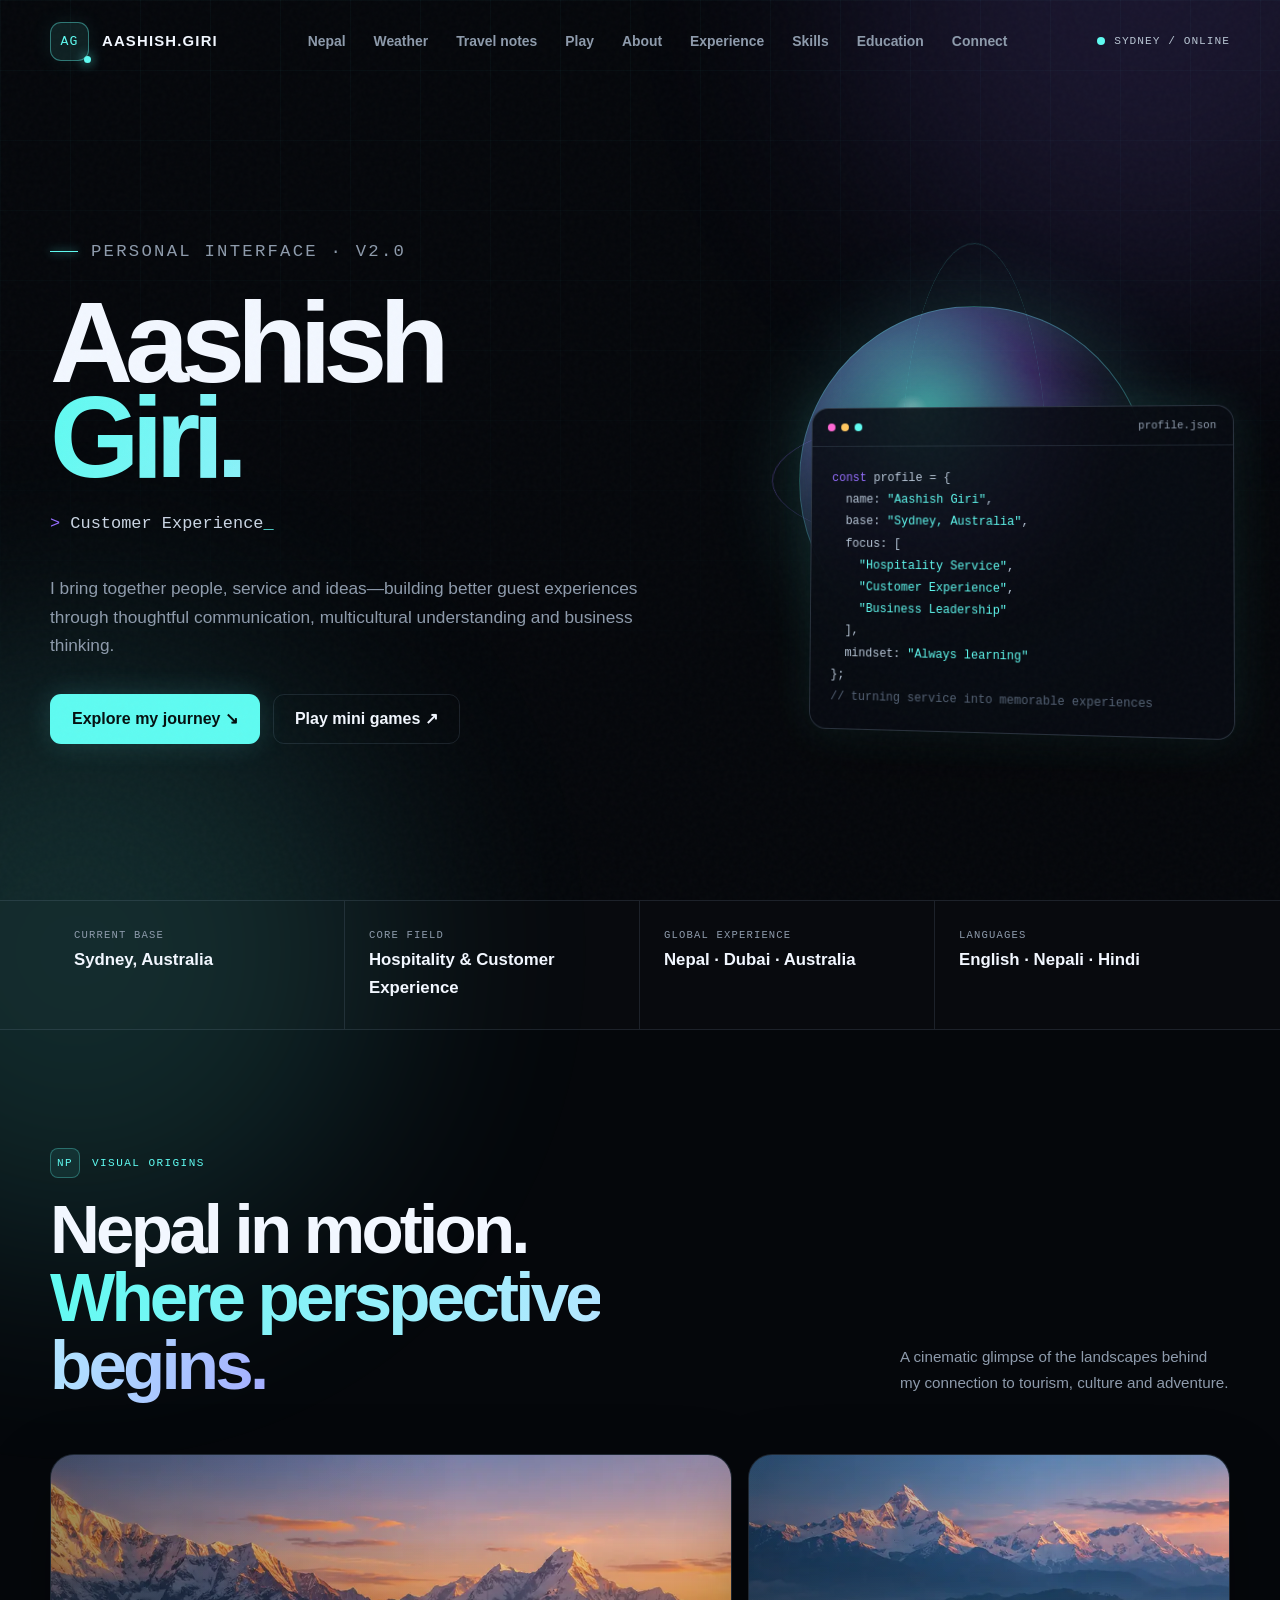
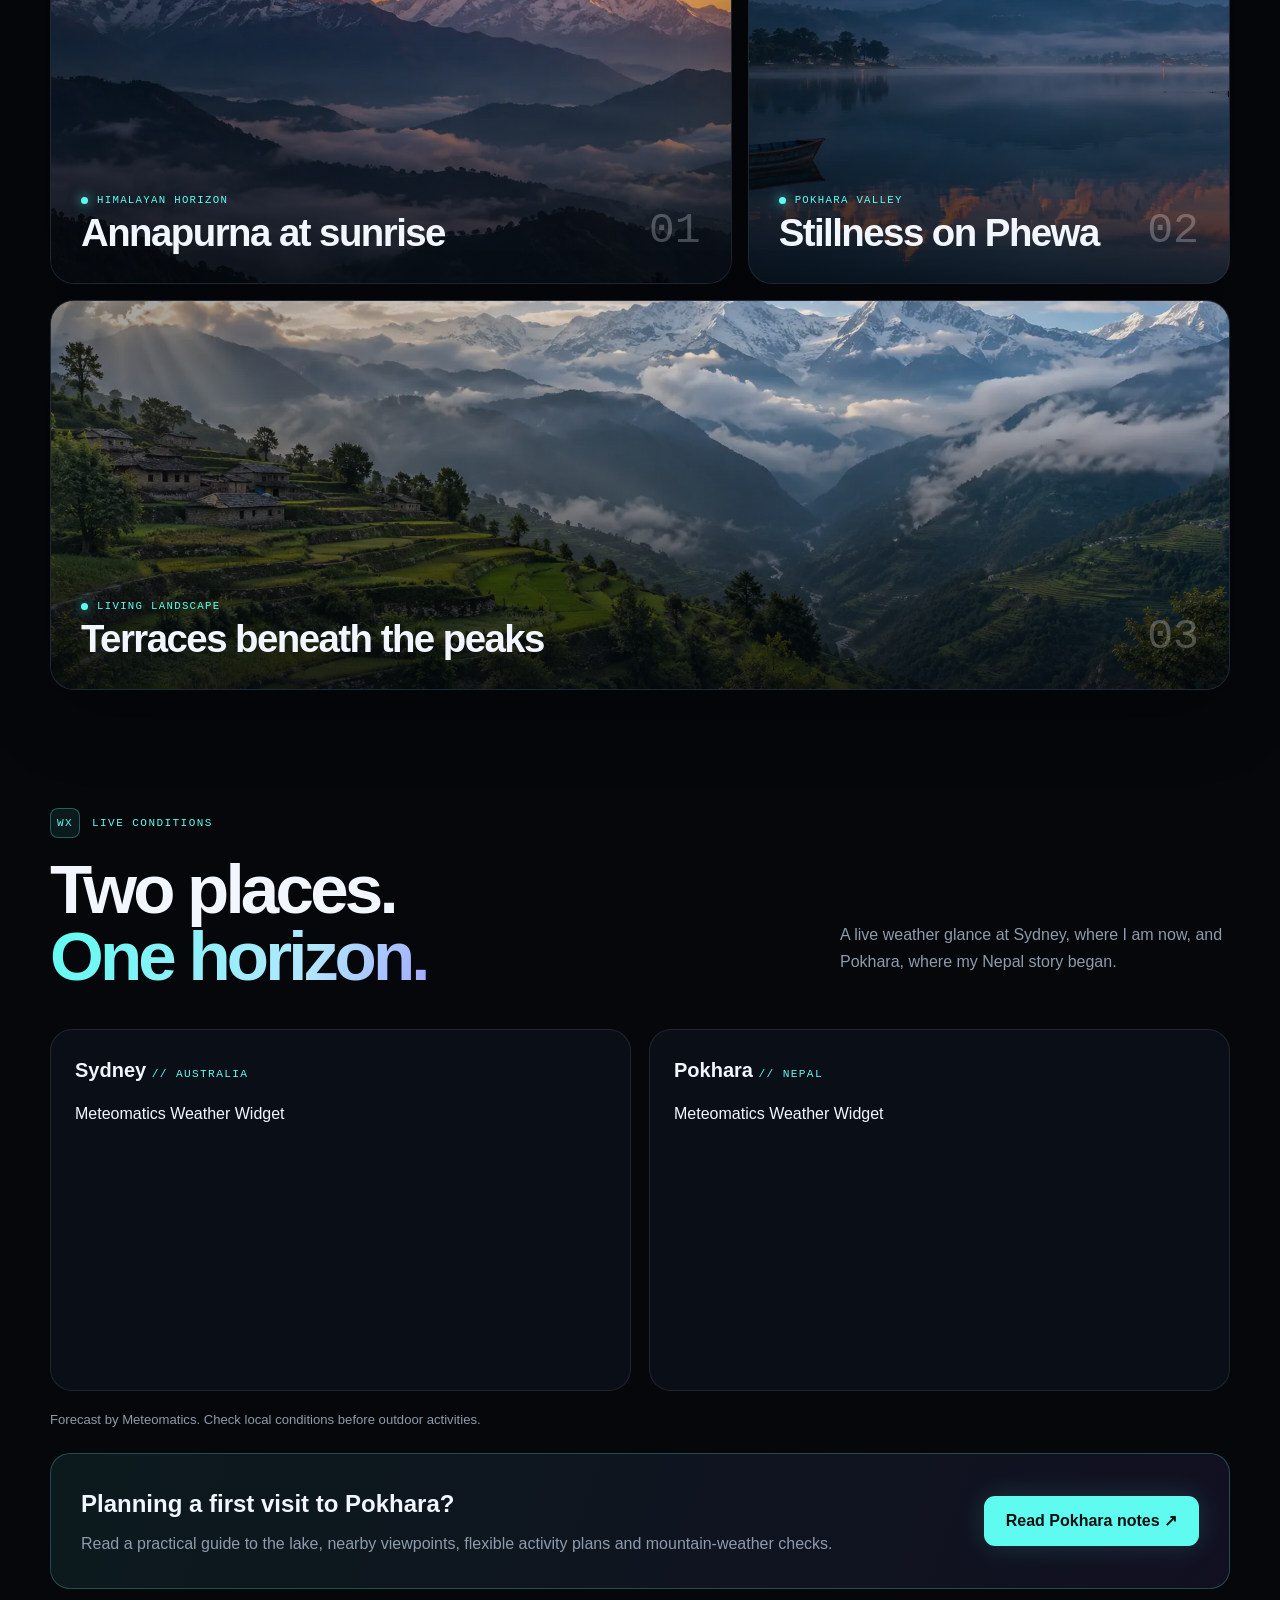
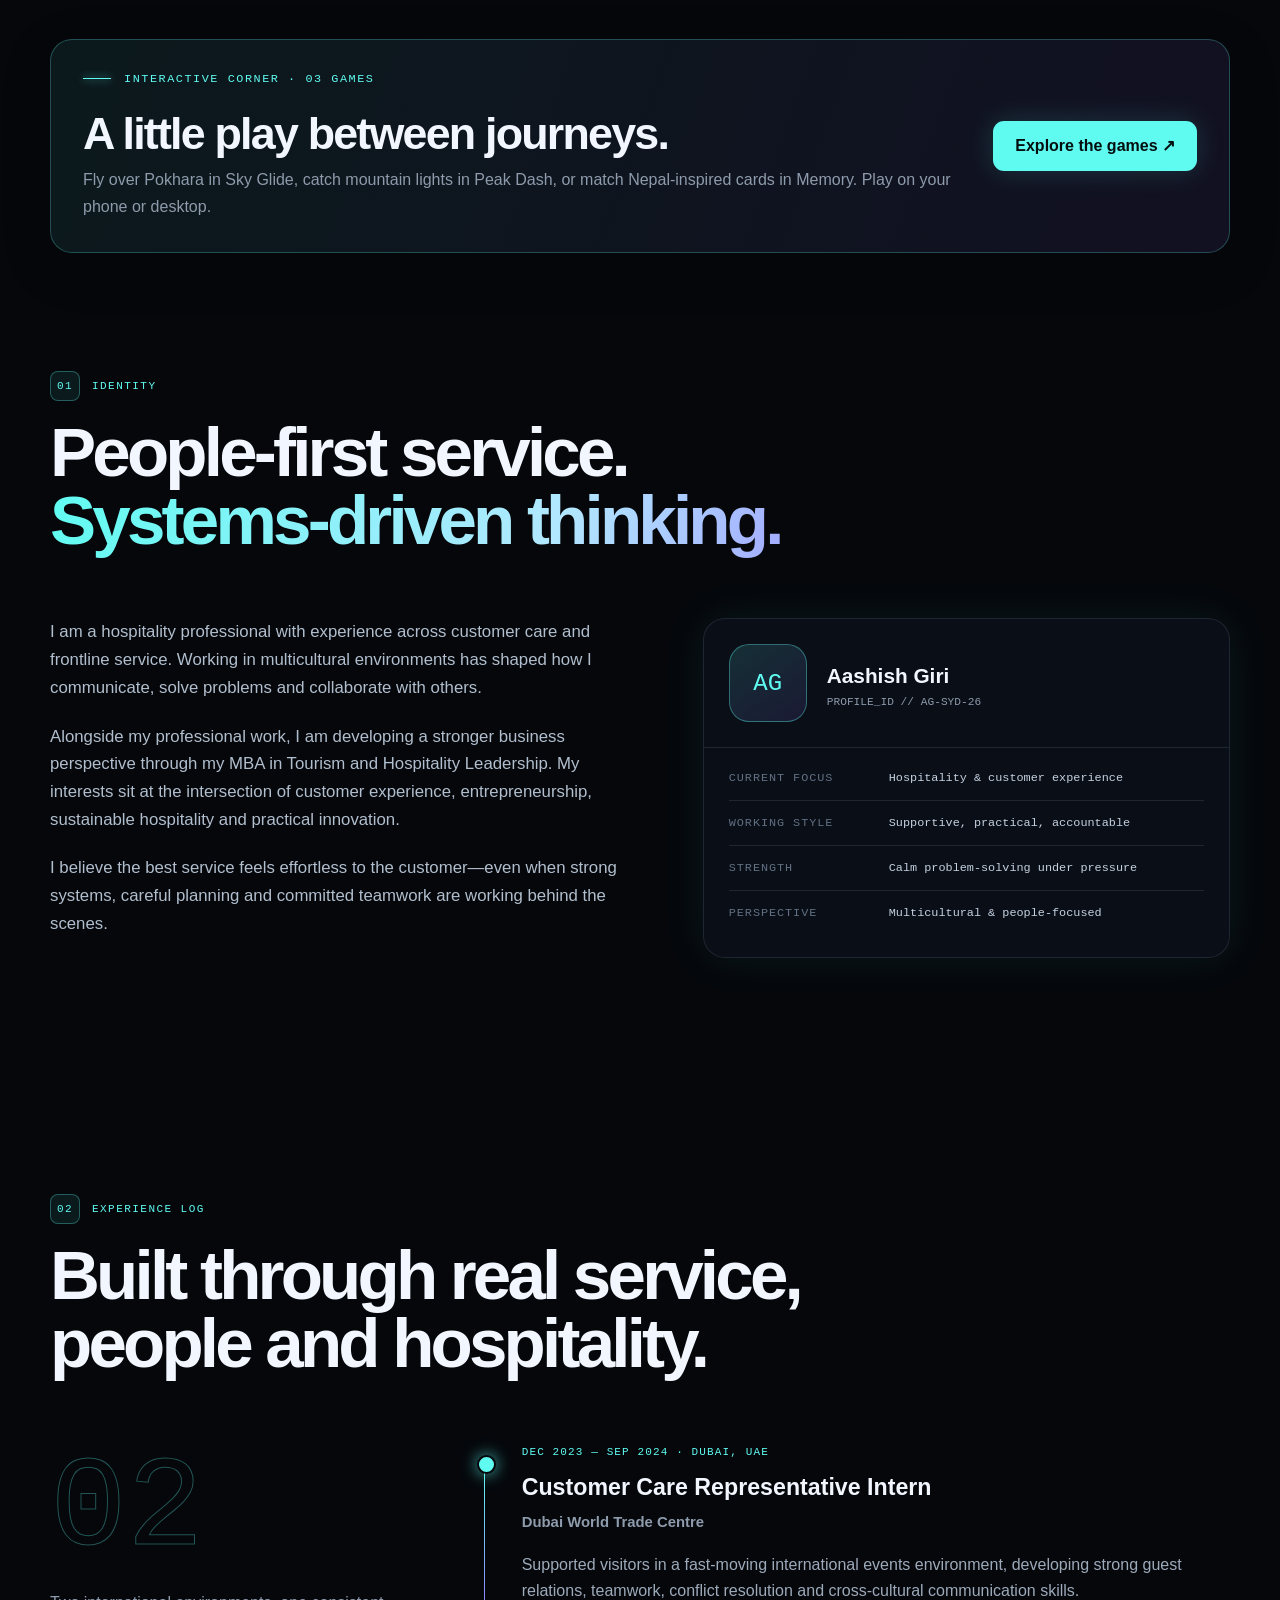
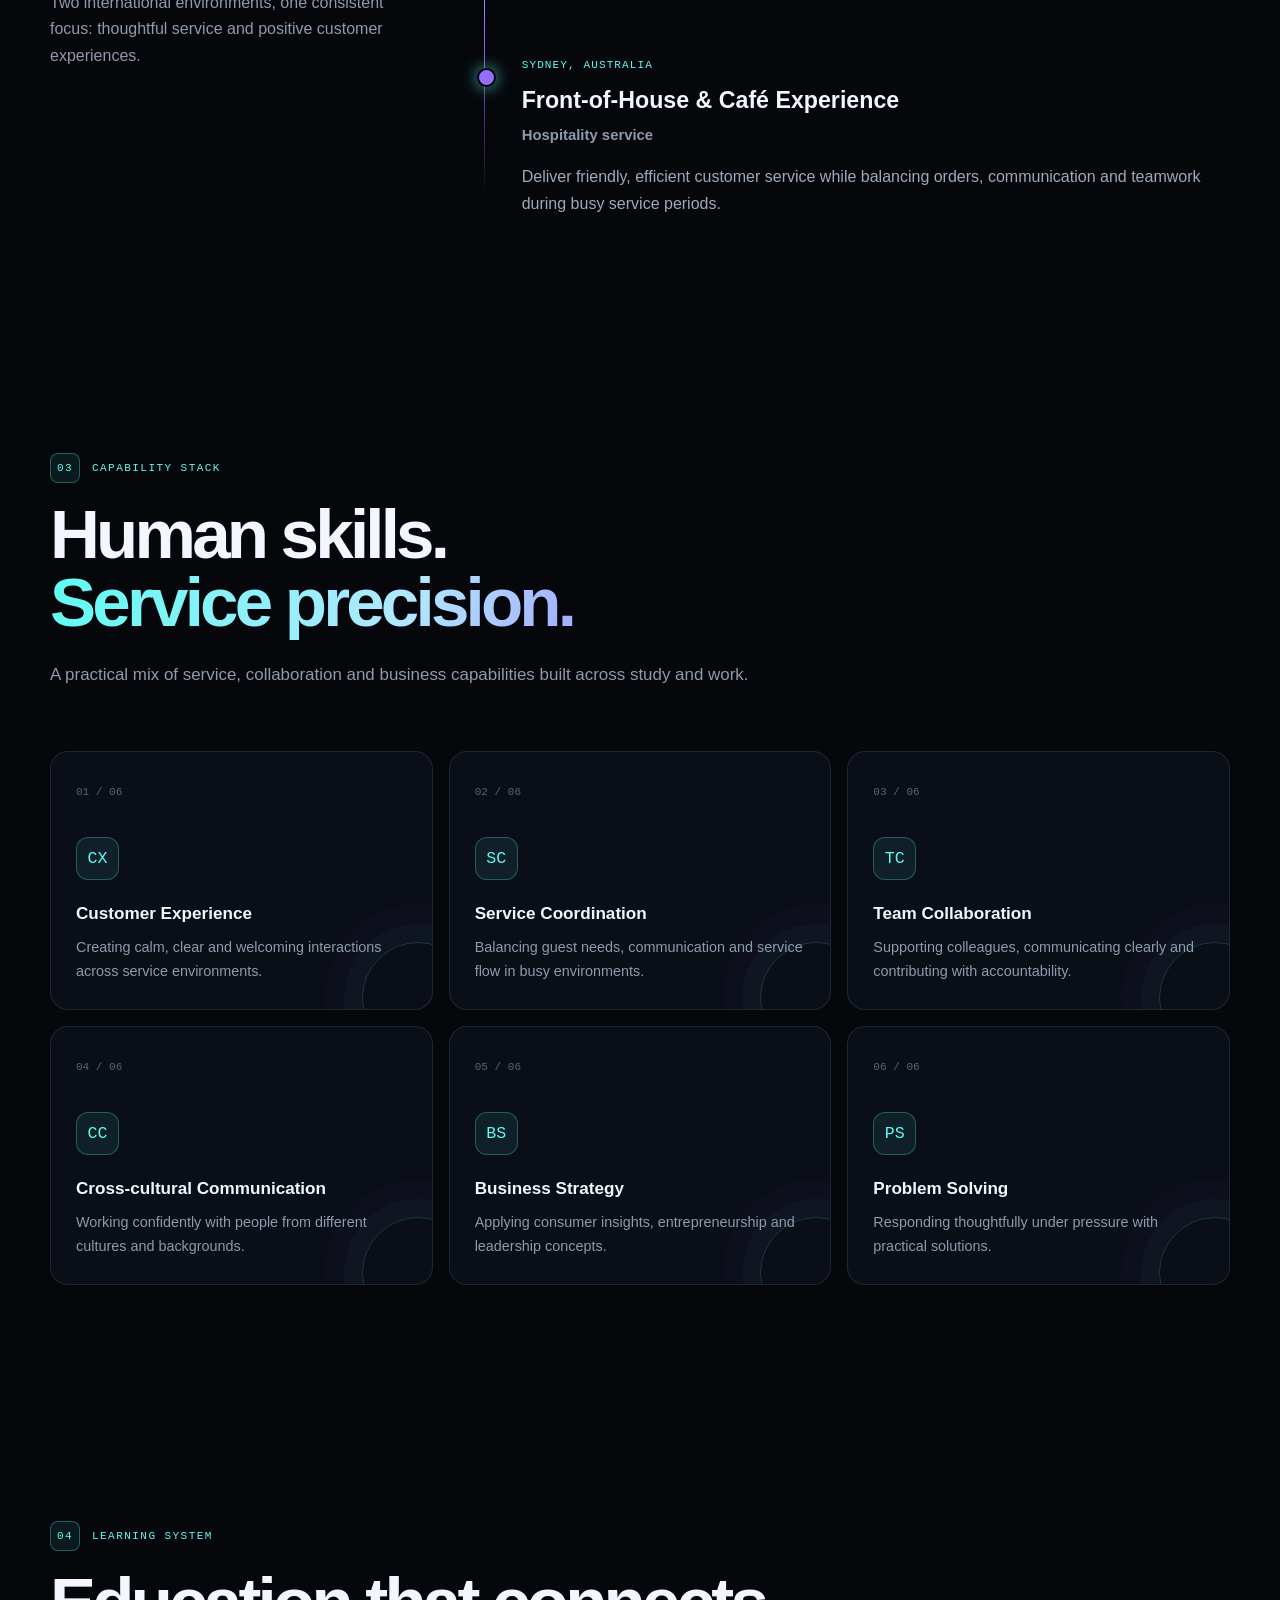
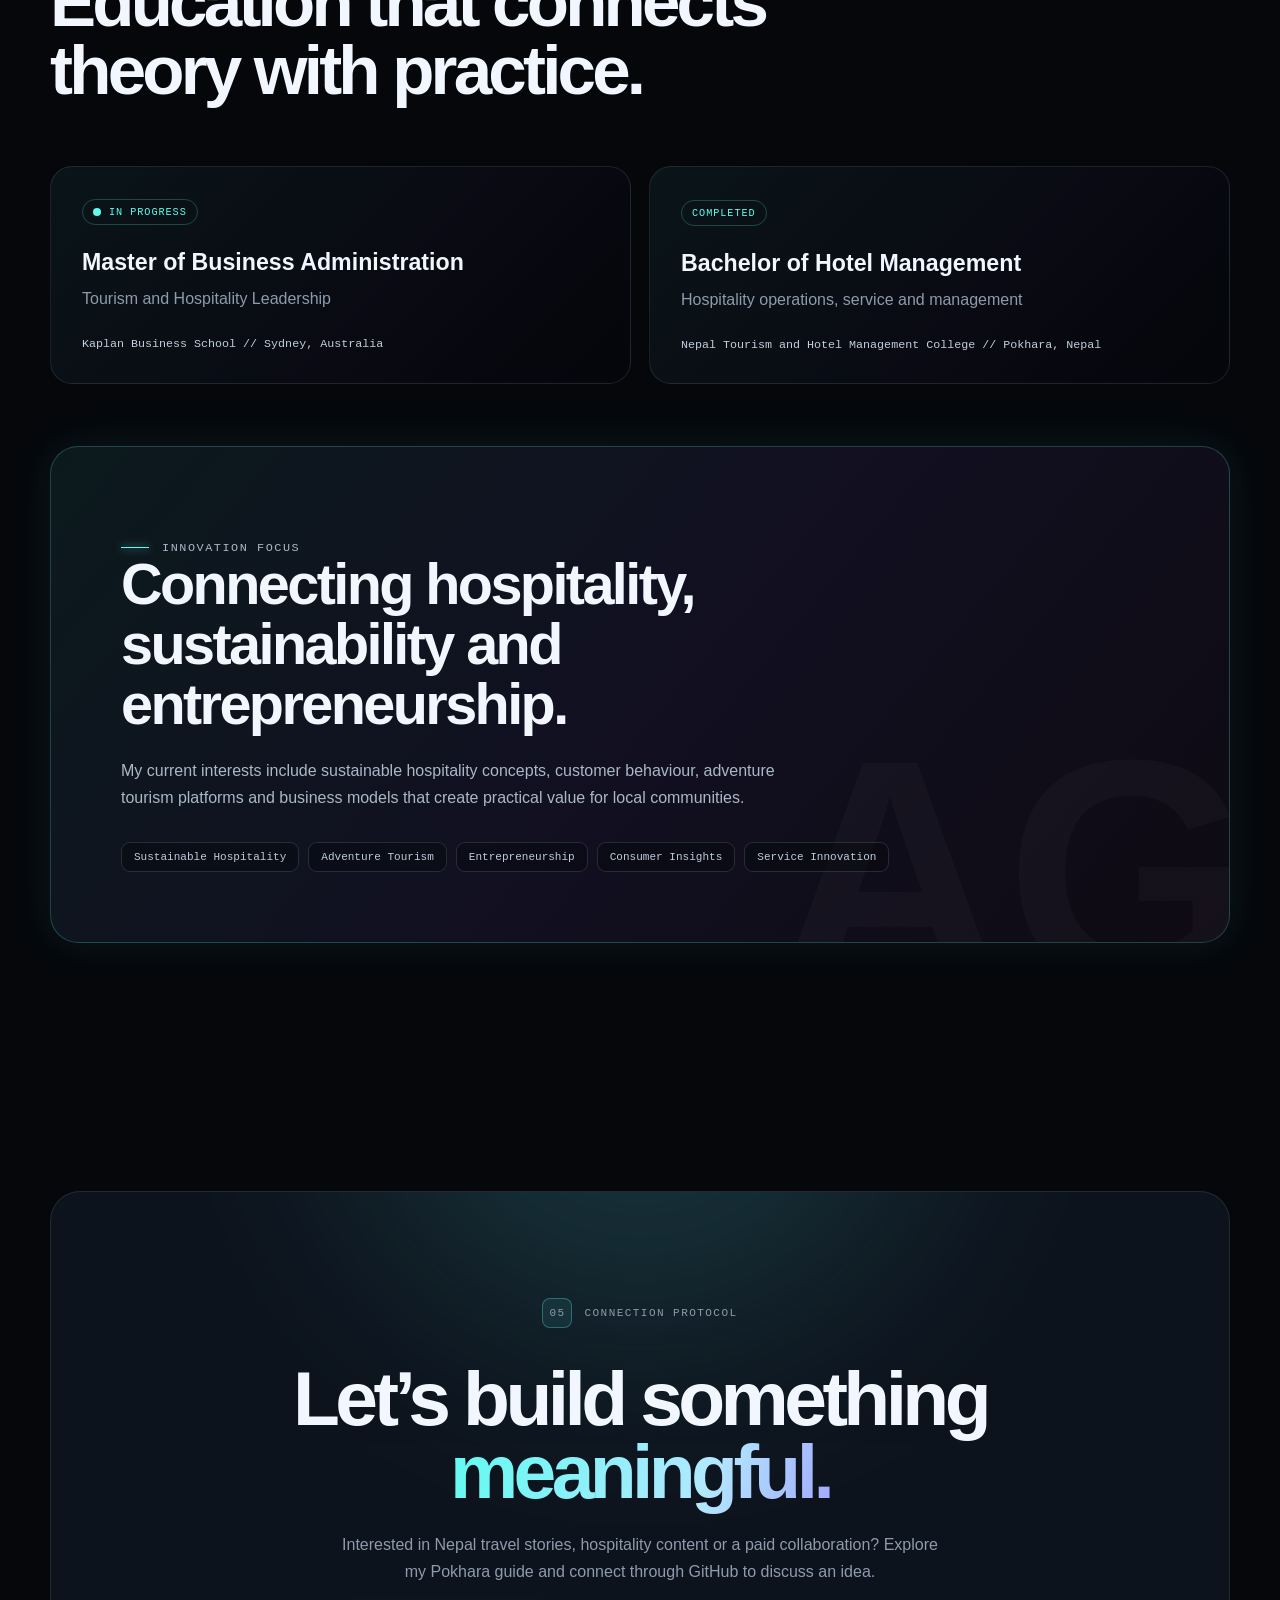
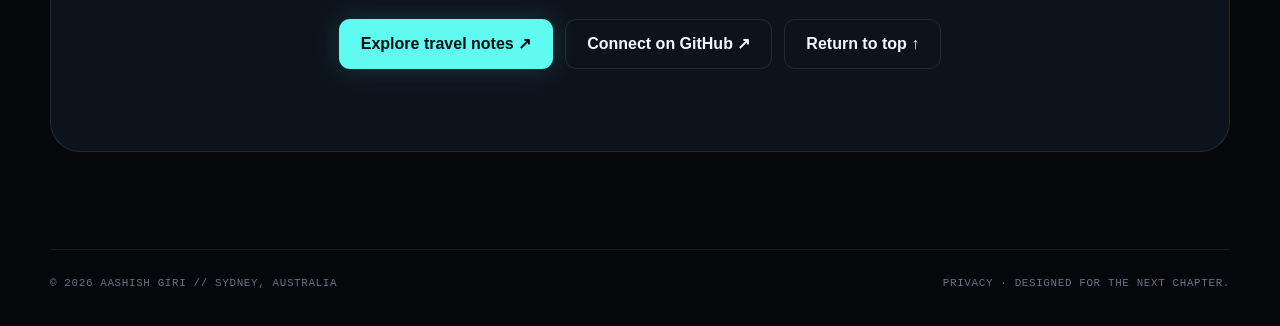
<file: index.html>
<!doctype html>
<html lang="en">
<head>
  <meta charset="utf-8">
  <meta name="viewport" content="width=device-width,initial-scale=1">
  <meta name="description" content="Aashish Giri — hospitality, customer experience and business leadership professional based in Sydney.">
  <meta name="theme-color" content="#05070b">
  <title>Aashish Giri — Personal Portfolio</title>
  <link rel="icon" type="image/svg+xml" href="data:image/svg+xml,%3Csvg xmlns='http://www.w3.org/2000/svg' viewBox='0 0 64 64'%3E%3Crect width='64' height='64' rx='14' fill='%2305070b'/%3E%3Cpath d='M14 46 28 16h8l14 30h-9l-3-7H25l-3 7h-8Zm14-14h7l-3.5-9-3.5 9Z' fill='%235ffbf1'/%3E%3C/svg%3E">
  <style>
    :root{--bg:#05070b;--panel:rgba(12,18,28,.75);--solid:#0d131d;--text:#f2f7ff;--muted:#8e9bac;--cyan:#5ffbf1;--violet:#956dff;--pink:#ff67d4;--line:rgba(148,172,201,.15);--mono:"SFMono-Regular",Consolas,monospace;--sans:Inter,ui-sans-serif,-apple-system,BlinkMacSystemFont,"Segoe UI",sans-serif}
    *{box-sizing:border-box}html{scroll-behavior:smooth}body{margin:0;color:var(--text);background:var(--bg);font:16px/1.65 var(--sans);overflow-x:hidden}a{color:inherit;text-decoration:none}section{scroll-margin-top:96px}::selection{color:var(--bg);background:var(--cyan)}
    body:before{content:"";position:fixed;inset:-70px;pointer-events:none;z-index:-3;background:linear-gradient(rgba(95,251,241,.035) 1px,transparent 1px),linear-gradient(90deg,rgba(95,251,241,.035) 1px,transparent 1px);background-size:70px 70px;mask-image:linear-gradient(#000,transparent 88%);animation:gridDrift 18s linear infinite}@keyframes gridDrift{to{transform:translate3d(70px,70px,0)}}
    body:after{content:"";position:fixed;inset:0;pointer-events:none;z-index:99;opacity:.025;background-image:url("data:image/svg+xml,%3Csvg viewBox='0 0 220 220' xmlns='http://www.w3.org/2000/svg'%3E%3Cfilter id='n'%3E%3CfeTurbulence type='fractalNoise' baseFrequency='.9' numOctaves='3' stitchTiles='stitch'/%3E%3C/filter%3E%3Crect width='100%25' height='100%25' filter='url(%23n)'/%3E%3C/svg%3E")}
    .ambient{position:fixed;width:48vw;aspect-ratio:1;border-radius:50%;filter:blur(120px);opacity:.14;pointer-events:none;z-index:-2}.ambient.one{top:-25vw;right:-14vw;background:var(--violet);animation:ambientOne 13s ease-in-out infinite alternate}.ambient.two{bottom:-28vw;left:-18vw;background:var(--cyan);animation:ambientTwo 16s ease-in-out infinite alternate}@keyframes ambientOne{to{transform:translate(-8vw,12vh) scale(1.18)}}@keyframes ambientTwo{to{transform:translate(11vw,-10vh) scale(.86)}}
    .scroll-progress{position:fixed;z-index:60;inset:0 0 auto;height:2px;transform:scaleX(0);transform-origin:left;background:linear-gradient(90deg,var(--cyan),var(--violet),var(--pink));box-shadow:0 0 14px var(--cyan);transition:transform .08s linear}.cursor-glow{position:fixed;z-index:10;width:240px;height:240px;left:0;top:0;border-radius:50%;pointer-events:none;background:radial-gradient(circle,rgba(95,251,241,.09),transparent 67%);transform:translate3d(-50%,-50%,0);opacity:0;transition:opacity .35s;mix-blend-mode:screen}
    .shell{width:min(1180px,calc(100% - 42px));margin-inline:auto}.gradient{color:transparent;background:linear-gradient(110deg,var(--cyan),#b2e8ff 32%,var(--violet) 62%,var(--pink),var(--cyan));background-size:220% auto;-webkit-background-clip:text;background-clip:text;animation:gradientFlow 7s linear infinite}@keyframes gradientFlow{to{background-position:220% center}}
    .topbar{position:fixed;inset:0 0 auto;z-index:30;border-bottom:1px solid transparent;transition:.25s}.topbar.scrolled{background:rgba(5,7,11,.8);border-color:var(--line);backdrop-filter:blur(20px)}.nav{min-height:82px;display:flex;align-items:center;justify-content:space-between;gap:28px}.brand{display:flex;align-items:center;gap:13px;font-size:.93rem;font-weight:850;letter-spacing:.08em}.brand-mark{position:relative;display:grid;place-items:center;width:39px;height:39px;border:1px solid rgba(95,251,241,.4);border-radius:11px;background:rgba(95,251,241,.1);color:var(--cyan);font: .82rem var(--mono);box-shadow:0 0 22px rgba(95,251,241,.08)}.brand-mark:after{content:"";position:absolute;right:-3px;bottom:-3px;width:7px;height:7px;border-radius:50%;background:var(--cyan);box-shadow:0 0 12px var(--cyan)}.nav-links{display:flex;gap:28px}.nav-links a{color:var(--muted);font-size:.87rem;font-weight:650}.nav-links a:hover{color:var(--cyan)}.nav-status{display:flex;align-items:center;gap:9px;color:#b8c5d3;font:.7rem var(--mono);letter-spacing:.09em;text-transform:uppercase}.pulse{width:8px;height:8px;border-radius:50%;background:var(--cyan);box-shadow:0 0 0 0 rgba(95,251,241,.6);animation:pulse 2s infinite}@keyframes pulse{70%{box-shadow:0 0 0 9px rgba(95,251,241,0)}}
    .hero{min-height:100svh;display:grid;grid-template-columns:1.08fr .92fr;align-items:center;gap:68px;padding-block:136px 74px}.kicker{display:flex;align-items:center;gap:13px;margin:0 0 24px;color:var(--cyan);font:.74rem var(--mono);letter-spacing:.13em;text-transform:uppercase}.kicker:before{content:"";width:28px;height:1px;background:var(--cyan);box-shadow:0 0 8px var(--cyan);animation:signal 2s ease-in-out infinite}@keyframes signal{50%{width:42px;opacity:.45}}.hero h1{margin:0;font-size:clamp(4.2rem,9vw,8.6rem);line-height:.82;letter-spacing:-.07em}.hero h1 span{display:block;opacity:0;animation:heroEnter .9s cubic-bezier(.2,.8,.2,1) forwards}.hero h1 span:nth-child(2){animation-delay:.12s}@keyframes heroEnter{from{opacity:0;transform:translateY(45px) skewY(3deg);filter:blur(10px)}to{opacity:1;transform:none;filter:none}}.role{min-height:36px;margin:30px 0 0;font:clamp(.86rem,1.6vw,1.06rem) var(--mono);color:#cad5e3}.prompt{color:var(--violet)}.cursor{color:var(--cyan);animation:blink 1s steps(1) infinite}@keyframes blink{50%{opacity:0}}.hero-copy>p{max-width:630px;margin:24px 0 34px;color:var(--muted);font-size:1.08rem}.actions{display:flex;flex-wrap:wrap;gap:13px}.button{position:relative;isolation:isolate;overflow:hidden;display:inline-flex;align-items:center;justify-content:center;gap:10px;min-height:50px;padding:0 21px;border:1px solid rgba(95,251,241,.5);border-radius:11px;background:var(--cyan);color:#041010;font-weight:800;box-shadow:0 0 28px rgba(95,251,241,.16);transition:.25s}.button:before{content:"";position:absolute;z-index:-1;inset:0;background:linear-gradient(100deg,transparent 25%,rgba(255,255,255,.55),transparent 70%);transform:translateX(-130%);transition:transform .6s}.button:hover:before{transform:translateX(130%)}.button:hover{transform:translateY(-3px);box-shadow:0 0 40px rgba(95,251,241,.28)}.button.secondary{color:var(--text);background:transparent;border-color:var(--line);box-shadow:none}.button.secondary:hover{border-color:rgba(95,251,241,.42);background:rgba(95,251,241,.08)}
    .visual{position:relative;min-height:520px;display:grid;place-items:center;perspective:1100px}.orb{position:absolute;width:350px;height:350px;border-radius:50%;border:1px solid rgba(95,251,241,.34);background:radial-gradient(circle at 32% 30%,rgba(255,255,255,.38),transparent 5%),radial-gradient(circle at 36% 32%,rgba(95,251,241,.7),rgba(149,109,255,.35) 36%,rgba(5,7,11,.05) 69%);box-shadow:inset -40px -40px 70px rgba(0,0,0,.5),inset 20px 20px 45px rgba(95,251,241,.16),0 0 90px rgba(95,251,241,.16);animation:float 7s ease-in-out infinite}.orb:before,.orb:after{content:"";position:absolute;inset:-28px;border:1px solid rgba(149,109,255,.32);border-radius:50%;transform:rotateX(70deg) rotateZ(22deg)}.orb:after{inset:-64px;border-color:rgba(95,251,241,.17);transform:rotateY(72deg) rotateZ(-22deg)}@keyframes float{50%{transform:translateY(-17px) rotate(2deg)}}
    .terminal{position:absolute;right:0;bottom:8px;width:min(425px,92%);overflow:hidden;border:1px solid rgba(148,172,201,.24);border-radius:17px;background:rgba(7,11,18,.88);box-shadow:0 25px 80px rgba(0,0,0,.45),0 0 45px rgba(95,251,241,.12);backdrop-filter:blur(20px);transform:rotateY(-7deg) rotateX(2deg);transition:transform .15s}.terminal:after{content:"";position:absolute;inset:-45% 0 auto;height:42%;background:linear-gradient(transparent,rgba(95,251,241,.055),transparent);animation:scan 5s linear infinite}@keyframes scan{to{transform:translateY(520px)}}.terminal-head{display:flex;align-items:center;justify-content:space-between;padding:13px 16px;border-bottom:1px solid var(--line)}.dots{display:flex;gap:6px}.dots i{width:8px;height:8px;border-radius:50%;background:#344151;animation:dotGlow 2.4s ease-in-out infinite}.dots i:nth-child(2){animation-delay:.3s}.dots i:nth-child(3){animation-delay:.6s}@keyframes dotGlow{50%{filter:brightness(1.8);box-shadow:0 0 10px currentColor}}.dots i:first-child{background:var(--pink)}.dots i:nth-child(2){background:#ffc75f}.dots i:last-child{background:var(--cyan)}.terminal-head span{color:var(--muted);font:.66rem var(--mono)}.terminal-body{padding:21px;font:.75rem/1.85 var(--mono);color:#b7c6d7}.terminal-body p{margin:0}.key{color:var(--violet)}.value{color:var(--cyan)}.comment{color:#536174}
    .data-strip{border-block:1px solid var(--line);background:rgba(255,255,255,.015)}.data-grid{display:grid;grid-template-columns:repeat(4,1fr)}.data-item{padding:28px 24px;border-right:1px solid var(--line);transition:.3s}.data-item:hover{background:rgba(95,251,241,.04);transform:translateY(-4px)}.data-item:last-child{border:0}.data-item small{display:block;color:var(--muted);font:.66rem var(--mono);letter-spacing:.11em;text-transform:uppercase}.data-item strong{display:block;margin-top:5px;font-size:1.05rem}
    .nepal-showcase{padding-top:118px}.nepal-head{display:flex;align-items:end;justify-content:space-between;gap:48px;margin-bottom:54px}.nepal-head .section-title{max-width:740px}.nepal-note{max-width:330px;margin:0 0 5px;color:var(--muted);font-size:.95rem}.nepal-grid{display:grid;grid-template-columns:repeat(12,1fr);gap:16px}.scene{position:relative;isolation:isolate;min-height:430px;overflow:hidden;border:1px solid var(--line);border-radius:24px;background:#0a111a;box-shadow:0 24px 70px rgba(0,0,0,.32)}.scene:nth-child(1){grid-column:span 7}.scene:nth-child(2){grid-column:span 5}.scene:nth-child(3){grid-column:span 12;min-height:390px}.scene img{position:absolute;z-index:-3;inset:-4%;width:108%;height:108%;object-fit:cover;transform:scale(1.03);animation:scenicDrift 18s ease-in-out infinite alternate;transition:filter .7s}.scene:nth-child(2) img{animation-duration:22s;animation-direction:alternate-reverse}.scene:nth-child(3) img{animation-duration:26s;transform-origin:35% center}.scene:before{content:"";position:absolute;z-index:-2;inset:0;background:linear-gradient(180deg,rgba(4,8,13,.04) 20%,rgba(4,8,13,.78) 100%),linear-gradient(90deg,rgba(5,7,11,.38),transparent 60%)}.scene:after{content:"";position:absolute;z-index:-1;inset:-60% -20%;background:linear-gradient(105deg,transparent 38%,rgba(95,251,241,.13) 50%,transparent 62%);transform:translateX(-60%) rotate(4deg);animation:lightSweep 9s ease-in-out infinite}.scene:nth-child(2):after{animation-delay:-3s}.scene:nth-child(3):after{animation-delay:-6s}.scene-content{position:absolute;inset:auto 0 0;padding:30px;display:flex;align-items:end;justify-content:space-between;gap:24px}.scene-kicker{display:flex;align-items:center;gap:9px;color:var(--cyan);font:.67rem var(--mono);letter-spacing:.12em;text-transform:uppercase}.scene-kicker:before{content:"";width:7px;height:7px;border-radius:50%;background:var(--cyan);box-shadow:0 0 12px var(--cyan);animation:pulse 2s infinite}.scene h3{margin:8px 0 0;font-size:clamp(1.65rem,3vw,2.65rem);line-height:1;letter-spacing:-.04em}.scene-index{color:rgba(255,255,255,.25);font:2.7rem/1 var(--mono);transition:.35s}.scene:hover .scene-index{color:var(--cyan);transform:translateY(-4px)}.scene:hover img{filter:saturate(1.14) contrast(1.04)}@keyframes scenicDrift{from{transform:scale(1.03) translate3d(-1.5%,0,0)}to{transform:scale(1.13) translate3d(1.5%,-1.5%,0)}}@keyframes lightSweep{0%,30%{transform:translateX(-65%) rotate(4deg);opacity:0}50%{opacity:1}70%,100%{transform:translateX(65%) rotate(4deg);opacity:0}}
    .section{padding-block:118px}.section-tag{display:flex;align-items:center;gap:12px;margin:0 0 18px;color:var(--cyan);font:.69rem var(--mono);letter-spacing:.13em;text-transform:uppercase}.section-tag:before{content:attr(data-index);display:grid;place-items:center;width:28px;height:28px;border:1px solid rgba(95,251,241,.3);border-radius:8px;background:rgba(95,251,241,.08)}.section-title{margin:0;max-width:850px;font-size:clamp(2.6rem,5.4vw,5.2rem);line-height:.98;letter-spacing:-.055em}.section-intro{max-width:700px;margin:24px 0 0;color:var(--muted);font-size:1.06rem}
    .about-grid{display:grid;grid-template-columns:1.05fr .95fr;gap:70px;margin-top:64px}.about-text{color:#b1becd;font-size:1.05rem}.about-text p{margin:0 0 21px}.profile-card{position:relative;overflow:hidden;border:1px solid var(--line);border-radius:22px;background:var(--panel);box-shadow:0 0 45px rgba(95,251,241,.08)}.profile-top{display:flex;align-items:center;gap:20px;padding:25px;border-bottom:1px solid var(--line)}.avatar{display:grid;place-items:center;width:78px;height:78px;border:1px solid rgba(95,251,241,.35);border-radius:20px;background:linear-gradient(145deg,rgba(95,251,241,.14),rgba(149,109,255,.12));color:var(--cyan);font:1.5rem var(--mono)}.profile-top h3{margin:0 0 3px;font-size:1.3rem}.profile-top p{margin:0;color:var(--muted);font:.7rem var(--mono)}.profile-list{padding:8px 25px}.profile-row{display:grid;grid-template-columns:140px 1fr;gap:20px;padding:15px 0;border-bottom:1px solid var(--line);font:.74rem var(--mono)}.profile-row:last-child{border:0}.profile-row span:first-child{color:#617083;text-transform:uppercase;letter-spacing:.08em}.profile-row span:last-child{color:#c5d2e1}
    .experience-grid{display:grid;grid-template-columns:.65fr 1.35fr;gap:64px;margin-top:68px}.experience-aside{position:sticky;top:120px}.experience-aside p{color:var(--muted)}.experience-count{font:clamp(5rem,10vw,8rem)/1 var(--mono);color:transparent;-webkit-text-stroke:1px rgba(95,251,241,.32)}.timeline{position:relative}.timeline:before{content:"";position:absolute;top:20px;bottom:20px;left:7px;width:1px;background:linear-gradient(var(--cyan),var(--violet),transparent)}.job{position:relative;padding:0 0 54px 45px}.job:last-child{padding-bottom:0}.job:before{content:"";position:absolute;top:9px;left:0;width:15px;height:15px;border:2px solid var(--bg);border-radius:50%;background:var(--cyan);box-shadow:0 0 16px rgba(95,251,241,.75)}.job:nth-child(2):before{background:var(--violet)}.job:nth-child(3):before{background:var(--pink)}.job-meta{color:var(--cyan);font:.69rem var(--mono);letter-spacing:.1em;text-transform:uppercase}.job h3{margin:10px 0 4px;font-size:1.45rem}.job h4{margin:0;color:var(--muted);font-size:.93rem}.job p{margin:17px 0 0;color:#9daaba}
    .skills-grid{display:grid;grid-template-columns:repeat(3,1fr);gap:16px;margin-top:62px}.skill-card{position:relative;min-height:220px;overflow:hidden;padding:25px;border:1px solid var(--line);border-radius:18px;background:var(--panel);transition:.25s}.skill-card:hover{transform:translateY(-6px);border-color:rgba(95,251,241,.35);background:rgba(13,21,31,.92)}.skill-card:after{content:"";position:absolute;width:110px;height:110px;right:-42px;bottom:-45px;border:1px solid rgba(95,251,241,.18);border-radius:50%;box-shadow:0 0 0 18px rgba(95,251,241,.025),0 0 0 38px rgba(149,109,255,.02)}.skill-num{color:#566476;font:.69rem var(--mono)}.skill-icon{display:grid;place-items:center;width:43px;height:43px;margin:34px 0 20px;border:1px solid rgba(95,251,241,.28);border-radius:12px;background:rgba(95,251,241,.08);color:var(--cyan);font:1.04rem var(--mono)}.skill-card h3{margin:0 0 8px;font-size:1.07rem}.skill-card p{margin:0;color:var(--muted);font-size:.9rem}
    .education-grid{display:grid;grid-template-columns:1fr 1fr;gap:18px;margin-top:62px}.edu-card{padding:31px;border:1px solid var(--line);border-radius:22px;background:linear-gradient(135deg,rgba(95,251,241,.06),rgba(149,109,255,.035) 58%,transparent)}.status{display:inline-flex;align-items:center;gap:8px;padding:6px 10px;border:1px solid rgba(95,251,241,.23);border-radius:999px;color:var(--cyan);font:.64rem var(--mono);text-transform:uppercase;letter-spacing:.09em}.edu-card h3{margin:23px 0 9px;font-size:1.45rem;line-height:1.25}.edu-card p{margin:0;color:var(--muted)}.place{margin-top:24px;color:#c2cfdd;font:.73rem var(--mono)}
    .focus-panel{position:relative;overflow:hidden;margin-top:62px;padding:clamp(32px,6vw,70px);border:1px solid rgba(95,251,241,.22);border-radius:28px;background:linear-gradient(130deg,rgba(95,251,241,.08),rgba(149,109,255,.09),rgba(255,103,212,.045));box-shadow:0 0 45px rgba(95,251,241,.08)}.focus-panel:before{content:"AG";position:absolute;right:-2vw;bottom:-7vw;color:rgba(255,255,255,.025);font-size:clamp(12rem,25vw,24rem);font-weight:900;line-height:1}.focus-content{position:relative;max-width:780px}.focus-content h3{margin:0;font-size:clamp(2rem,4.5vw,4rem);line-height:1.04;letter-spacing:-.045em}.focus-content>p{max-width:660px;margin:24px 0 0;color:#aab8c7}.chips{display:flex;flex-wrap:wrap;gap:9px;margin-top:31px}.chip{padding:8px 12px;border:1px solid rgba(148,172,201,.2);border-radius:9px;background:rgba(5,7,11,.36);color:#bfccdb;font:.69rem var(--mono)}
    .contact{padding-block:130px 70px}.contact-card{position:relative;overflow:hidden;padding:clamp(36px,7vw,82px);border:1px solid var(--line);border-radius:30px;background:var(--solid);text-align:center}.contact-card:before{content:"";position:absolute;width:580px;height:580px;left:50%;top:-440px;transform:translateX(-50%);border-radius:50%;background:var(--cyan);filter:blur(120px);opacity:.14}.contact-card .section-tag{justify-content:center}.contact-card h2{position:relative;max-width:820px;margin:24px auto 0;font-size:clamp(2.7rem,6vw,5.8rem);line-height:.95;letter-spacing:-.06em}.contact-card>p{position:relative;max-width:620px;margin:24px auto 34px;color:var(--muted)}.contact-links{position:relative;display:flex;justify-content:center;flex-wrap:wrap;gap:12px}footer{padding-block:27px 34px}.footer-inner{display:flex;align-items:center;justify-content:space-between;gap:24px;padding-top:27px;border-top:1px solid var(--line);color:#667487;font:.68rem var(--mono);letter-spacing:.06em;text-transform:uppercase}
    .profile-card,.edu-card,.focus-panel{transition:transform .4s,border-color .4s,box-shadow .4s}.profile-card:hover,.edu-card:hover{transform:translateY(-7px);border-color:rgba(95,251,241,.36);box-shadow:0 24px 70px rgba(0,0,0,.34),0 0 50px rgba(95,251,241,.1)}.focus-panel:hover{transform:scale(1.012);border-color:rgba(95,251,241,.4)}.chip{transition:.25s}.chip:hover{color:var(--cyan);border-color:rgba(95,251,241,.44);transform:translateY(-3px);box-shadow:0 8px 24px rgba(95,251,241,.08)}
    .reveal{opacity:0;transform:translateY(34px) scale(.985);filter:blur(5px);transition:opacity .75s var(--delay,0s),transform .75s var(--delay,0s),filter .75s var(--delay,0s)}.reveal.visible{opacity:1;transform:none;filter:none}
    @media(max-width:940px){.nav-links{display:none}.hero{grid-template-columns:1fr;min-height:auto;gap:26px;padding-top:145px}.visual{min-height:500px}.terminal{right:8%}.data-grid{grid-template-columns:1fr 1fr}.data-item:nth-child(2){border-right:0}.data-item:nth-child(-n+2){border-bottom:1px solid var(--line)}.nepal-head{display:block}.nepal-note{margin-top:22px}.scene:nth-child(n){grid-column:span 12;min-height:390px}.about-grid,.experience-grid{grid-template-columns:1fr}.experience-aside{position:static}.skills-grid{grid-template-columns:1fr 1fr}}
    @media(max-width:620px){.shell{width:min(100% - 24px,1180px)}.nav{min-height:70px}.nav-status{display:none}.hero{padding-top:118px}.hero h1{font-size:clamp(3.7rem,20vw,5.4rem)}.visual{min-height:420px}.orb{width:245px;height:245px}.terminal{right:0;width:100%;transform:none}.data-grid{grid-template-columns:1fr}.data-item{border-right:0;border-bottom:1px solid var(--line)}.nepal-showcase{padding-top:88px}.scene:nth-child(n){min-height:330px;border-radius:18px}.scene-content{padding:22px}.section{padding-block:88px}.about-grid,.experience-grid{margin-top:48px;gap:42px}.profile-row{grid-template-columns:1fr;gap:4px}.skills-grid,.education-grid{grid-template-columns:1fr}.footer-inner{align-items:flex-start;flex-direction:column}}
    @media(prefers-reduced-motion:reduce){html{scroll-behavior:auto}*,*:before,*:after{animation-duration:.01ms!important;transition-duration:.01ms!important}.reveal{opacity:1;transform:none}}
    .game-teaser{display:grid;grid-template-columns:1fr auto;align-items:center;gap:28px;margin-top:50px;padding:32px;border:1px solid rgba(95,251,241,.25);border-radius:22px;background:linear-gradient(110deg,rgba(95,251,241,.075),rgba(149,109,255,.095));box-shadow:0 14px 50px rgba(0,0,0,.18)}.game-teaser h2{margin:7px 0 10px;font-size:clamp(1.9rem,3.5vw,3rem);line-height:1.06;letter-spacing:-.04em}.game-teaser p:last-child{margin:0;color:var(--muted)}@media(max-width:720px){.game-teaser{grid-template-columns:1fr}.game-teaser .button{justify-self:start}}
    .weather-section{padding-top:118px}.weather-head{display:flex;align-items:end;justify-content:space-between;gap:30px;margin-bottom:38px}.weather-head p:last-child{max-width:390px;color:var(--muted)}.weather-grid{display:grid;grid-template-columns:1fr 1fr;gap:18px}.weather-card{min-width:0;padding:24px;border:1px solid var(--line);border-radius:22px;background:var(--panel)}.weather-card h3{margin:0 0 14px;font-size:1.25rem}.weather-card h3 span{color:var(--cyan);font: .7rem var(--mono);letter-spacing:.12em;text-transform:uppercase}.weather-card [data-meteomatics-weather-widget]{min-height:265px}.weather-note{margin:18px 0 0;color:var(--muted);font-size:.82rem}.guide-panel{display:grid;grid-template-columns:1fr auto;align-items:center;gap:30px;margin-top:22px;padding:30px;border:1px solid rgba(95,251,241,.24);border-radius:20px;background:linear-gradient(110deg,rgba(95,251,241,.08),rgba(149,109,255,.09))}.guide-panel h3{margin:0 0 8px;font-size:1.5rem}.guide-panel p{margin:0;color:var(--muted)}@media(max-width:720px){.weather-head{display:block}.weather-grid,.guide-panel{grid-template-columns:1fr}.guide-panel .button{justify-self:start}}
  </style>
  <link rel="stylesheet" href="https://widget.meteomatics.com/v2/meteomatics-weather-widget.css">
  <script async src="https://widget.meteomatics.com/v2/meteomatics-weather-widget.js"></script>
</head>
<body>
  <div class="scroll-progress" id="scrollProgress"></div><div class="cursor-glow" id="cursorGlow"></div>
  <div class="ambient one"></div><div class="ambient two"></div>
  <header class="topbar" id="topbar"><div class="shell nav">
    <a class="brand" href="#home"><span class="brand-mark">AG</span><span>AASHISH.GIRI</span></a>
    <nav class="nav-links" aria-label="Main navigation"><a href="#nepal">Nepal</a><a href="#weather">Weather</a><a href="pokhara-guide.html">Travel notes</a><a href="games.html">Play</a><a href="#about">About</a><a href="#experience">Experience</a><a href="#skills">Skills</a><a href="#education">Education</a><a href="#contact">Connect</a></nav>
    <div class="nav-status"><span class="pulse"></span> Sydney / Online</div>
  </div></header>

  <main>
    <section class="shell hero" id="home">
      <div class="hero-copy"><p class="kicker">Personal interface · v2.0</p><h1><span>Aashish</span><span class="gradient">Giri.</span></h1><div class="role"><span class="prompt">&gt; </span><span id="roleText">Hospitality Service</span><span class="cursor">_</span></div><p>I bring together people, service and ideas—building better guest experiences through thoughtful communication, multicultural understanding and business thinking.</p><div class="actions"><a class="button" href="#experience">Explore my journey ↘</a><a class="button secondary" href="games.html">Play mini games ↗</a></div></div>
      <div class="visual" aria-label="Interactive profile visual"><div class="orb"></div><div class="terminal"><div class="terminal-head"><div class="dots"><i></i><i></i><i></i></div><span>profile.json</span></div><div class="terminal-body"><p><span class="key">const</span> profile = {</p><p>&nbsp;&nbsp;name: <span class="value">"Aashish Giri"</span>,</p><p>&nbsp;&nbsp;base: <span class="value">"Sydney, Australia"</span>,</p><p>&nbsp;&nbsp;focus: [</p><p>&nbsp;&nbsp;&nbsp;&nbsp;<span class="value">"Hospitality Service"</span>,</p><p>&nbsp;&nbsp;&nbsp;&nbsp;<span class="value">"Customer Experience"</span>,</p><p>&nbsp;&nbsp;&nbsp;&nbsp;<span class="value">"Business Leadership"</span></p><p>&nbsp;&nbsp;],</p><p>&nbsp;&nbsp;mindset: <span class="value">"Always learning"</span></p><p>};</p><p class="comment">// turning service into memorable experiences</p></div></div></div>
    </section>

    <div class="data-strip"><div class="shell data-grid"><div class="data-item"><small>Current base</small><strong>Sydney, Australia</strong></div><div class="data-item"><small>Core field</small><strong>Hospitality & Customer Experience</strong></div><div class="data-item"><small>Global experience</small><strong>Nepal · Dubai · Australia</strong></div><div class="data-item"><small>Languages</small><strong>English · Nepali · Hindi</strong></div></div></div>

    <section class="shell nepal-showcase" id="nepal"><div class="nepal-head"><div><p class="section-tag reveal" data-index="NP">Visual origins</p><h2 class="section-title reveal">Nepal in motion.<br><span class="gradient">Where perspective begins.</span></h2></div><p class="nepal-note reveal">A cinematic glimpse of the landscapes behind my connection to tourism, culture and adventure.</p></div><div class="nepal-grid"><article class="scene reveal"><img src="nepal-himalaya.webp" alt="Sunrise illuminating the Himalayan peaks and misty foothills of Nepal" loading="lazy"><div class="scene-content"><div><span class="scene-kicker">Himalayan horizon</span><h3>Annapurna at sunrise</h3></div><span class="scene-index">01</span></div></article><article class="scene reveal"><img src="nepal-pokhara.webp" alt="Boats resting on Phewa Lake with mountains reflected at dawn in Pokhara" loading="lazy"><div class="scene-content"><div><span class="scene-kicker">Pokhara valley</span><h3>Stillness on Phewa</h3></div><span class="scene-index">02</span></div></article><article class="scene reveal"><img src="nepal-terraces.webp" alt="Green terraced hills and a traditional stone village beneath the Nepal Himalaya" loading="lazy"><div class="scene-content"><div><span class="scene-kicker">Living landscape</span><h3>Terraces beneath the peaks</h3></div><span class="scene-index">03</span></div></article></div></section>

    <section class="shell weather-section" id="weather" aria-labelledby="weather-title"><div class="weather-head"><div><p class="section-tag reveal" data-index="WX">Live conditions</p><h2 class="section-title reveal" id="weather-title">Two places.<br><span class="gradient">One horizon.</span></h2></div><p class="reveal">A live weather glance at Sydney, where I am now, and Pokhara, where my Nepal story began.</p></div><div class="weather-grid"><article class="weather-card reveal"><h3>Sydney <span>// Australia</span></h3><div data-meteomatics-weather-widget="vertical" data-meteomatics-weather-widget-color="primary" data-meteomatics-weather-widget-title="Sydney, Australia" data-meteomatics-weather-widget-latitude="-33.868713" data-meteomatics-weather-widget-longitude="151.209618" data-meteomatics-weather-widget-measurement-unit-temperature="celsius"><a href="https://www.meteomatics.com">Meteomatics Weather Widget</a></div></article><article class="weather-card reveal"><h3>Pokhara <span>// Nepal</span></h3><div data-meteomatics-weather-widget="vertical" data-meteomatics-weather-widget-color="primary" data-meteomatics-weather-widget-title="Pokhara, Nepal" data-meteomatics-weather-widget-latitude="28.209538" data-meteomatics-weather-widget-longitude="83.991402" data-meteomatics-weather-widget-measurement-unit-temperature="celsius"><a href="https://www.meteomatics.com">Meteomatics Weather Widget</a></div></article></div><p class="weather-note">Forecast by Meteomatics. Check local conditions before outdoor activities.</p><div class="guide-panel reveal"><div><h3>Planning a first visit to Pokhara?</h3><p>Read a practical guide to the lake, nearby viewpoints, flexible activity plans and mountain-weather checks.</p></div><a class="button" href="pokhara-guide.html">Read Pokhara notes ↗</a></div></section>

    <section class="shell game-teaser reveal" aria-labelledby="games-title"><div><p class="kicker">Interactive corner · 03 games</p><h2 id="games-title">A little play between journeys.</h2><p>Fly over Pokhara in Sky Glide, catch mountain lights in Peak Dash, or match Nepal-inspired cards in Memory. Play on your phone or desktop.</p></div><a class="button" href="games.html">Explore the games ↗</a></section>

    <section class="shell section" id="about"><p class="section-tag reveal" data-index="01">Identity</p><h2 class="section-title reveal">People-first service.<br><span class="gradient">Systems-driven thinking.</span></h2><div class="about-grid"><div class="about-text reveal"><p>I am a hospitality professional with experience across customer care and frontline service. Working in multicultural environments has shaped how I communicate, solve problems and collaborate with others.</p><p>Alongside my professional work, I am developing a stronger business perspective through my MBA in Tourism and Hospitality Leadership. My interests sit at the intersection of customer experience, entrepreneurship, sustainable hospitality and practical innovation.</p><p>I believe the best service feels effortless to the customer—even when strong systems, careful planning and committed teamwork are working behind the scenes.</p></div><aside class="profile-card reveal"><div class="profile-top"><div class="avatar">AG</div><div><h3>Aashish Giri</h3><p>PROFILE_ID // AG-SYD-26</p></div></div><div class="profile-list"><div class="profile-row"><span>Current focus</span><span>Hospitality & customer experience</span></div><div class="profile-row"><span>Working style</span><span>Supportive, practical, accountable</span></div><div class="profile-row"><span>Strength</span><span>Calm problem-solving under pressure</span></div><div class="profile-row"><span>Perspective</span><span>Multicultural & people-focused</span></div></div></aside></div></section>

    <section class="shell section" id="experience"><p class="section-tag reveal" data-index="02">Experience log</p><h2 class="section-title reveal">Built through real service,<br>people and hospitality.</h2><div class="experience-grid"><aside class="experience-aside reveal"><div class="experience-count">02</div><p>Two international environments, one consistent focus: thoughtful service and positive customer experiences.</p></aside><div class="timeline"><article class="job reveal"><div class="job-meta">Dec 2023 — Sep 2024 · Dubai, UAE</div><h3>Customer Care Representative Intern</h3><h4>Dubai World Trade Centre</h4><p>Supported visitors in a fast-moving international events environment, developing strong guest relations, teamwork, conflict resolution and cross-cultural communication skills.</p></article><article class="job reveal"><div class="job-meta">Sydney, Australia</div><h3>Front-of-House & Café Experience</h3><h4>Hospitality service</h4><p>Deliver friendly, efficient customer service while balancing orders, communication and teamwork during busy service periods.</p></article></div></div></section>

    <section class="shell section" id="skills"><p class="section-tag reveal" data-index="03">Capability stack</p><h2 class="section-title reveal">Human skills.<br><span class="gradient">Service precision.</span></h2><p class="section-intro reveal">A practical mix of service, collaboration and business capabilities built across study and work.</p><div class="skills-grid">
      <article class="skill-card reveal"><span class="skill-num">01 / 06</span><div class="skill-icon">CX</div><h3>Customer Experience</h3><p>Creating calm, clear and welcoming interactions across service environments.</p></article><article class="skill-card reveal"><span class="skill-num">02 / 06</span><div class="skill-icon">SC</div><h3>Service Coordination</h3><p>Balancing guest needs, communication and service flow in busy environments.</p></article><article class="skill-card reveal"><span class="skill-num">03 / 06</span><div class="skill-icon">TC</div><h3>Team Collaboration</h3><p>Supporting colleagues, communicating clearly and contributing with accountability.</p></article><article class="skill-card reveal"><span class="skill-num">04 / 06</span><div class="skill-icon">CC</div><h3>Cross-cultural Communication</h3><p>Working confidently with people from different cultures and backgrounds.</p></article><article class="skill-card reveal"><span class="skill-num">05 / 06</span><div class="skill-icon">BS</div><h3>Business Strategy</h3><p>Applying consumer insights, entrepreneurship and leadership concepts.</p></article><article class="skill-card reveal"><span class="skill-num">06 / 06</span><div class="skill-icon">PS</div><h3>Problem Solving</h3><p>Responding thoughtfully under pressure with practical solutions.</p></article>
    </div></section>

    <section class="shell section" id="education"><p class="section-tag reveal" data-index="04">Learning system</p><h2 class="section-title reveal">Education that connects<br>theory with practice.</h2><div class="education-grid"><article class="edu-card reveal"><span class="status"><span class="pulse"></span> In progress</span><h3>Master of Business Administration</h3><p>Tourism and Hospitality Leadership</p><div class="place">Kaplan Business School // Sydney, Australia</div></article><article class="edu-card reveal"><span class="status">Completed</span><h3>Bachelor of Hotel Management</h3><p>Hospitality operations, service and management</p><div class="place">Nepal Tourism and Hotel Management College // Pokhara, Nepal</div></article></div><div class="focus-panel reveal"><div class="focus-content"><p class="kicker">Innovation focus</p><h3>Connecting hospitality, sustainability and entrepreneurship.</h3><p>My current interests include sustainable hospitality concepts, customer behaviour, adventure tourism platforms and business models that create practical value for local communities.</p><div class="chips"><span class="chip">Sustainable Hospitality</span><span class="chip">Adventure Tourism</span><span class="chip">Entrepreneurship</span><span class="chip">Consumer Insights</span><span class="chip">Service Innovation</span></div></div></div></section>

    <section class="shell contact" id="contact"><div class="contact-card reveal"><p class="section-tag" data-index="05">Connection protocol</p><h2>Let’s build something<br><span class="gradient">meaningful.</span></h2><p>Interested in Nepal travel stories, hospitality content or a paid collaboration? Explore my Pokhara guide and connect through GitHub to discuss an idea.</p><div class="contact-links"><a class="button" href="pokhara-guide.html">Explore travel notes ↗</a><a class="button secondary" href="https://github.com/meashish10" target="_blank" rel="noopener noreferrer">Connect on GitHub ↗</a><a class="button secondary" href="#home">Return to top ↑</a></div></div></section>
  </main>

  <footer><div class="shell footer-inner"><span>© 2026 Aashish Giri // Sydney, Australia</span><span><a href="privacy.html">Privacy</a> · Designed for the next chapter.</span></div></footer>
  <script>
    const topbar=document.getElementById('topbar'),scrollProgress=document.getElementById('scrollProgress');addEventListener('scroll',()=>{topbar.classList.toggle('scrolled',scrollY>24);const max=document.documentElement.scrollHeight-innerHeight;scrollProgress.style.transform=`scaleX(${max?scrollY/max:0})`},{passive:true});
    const roles=['Hospitality Service','Customer Experience','Business Leadership','Entrepreneurial Thinking'],roleText=document.getElementById('roleText');let roleIndex=0;setInterval(()=>{roleText.animate([{opacity:1,transform:'translateY(0)'},{opacity:0,transform:'translateY(-8px)'}],{duration:230,fill:'forwards'}).finished.then(()=>{roleIndex=(roleIndex+1)%roles.length;roleText.textContent=roles[roleIndex];roleText.animate([{opacity:0,transform:'translateY(8px)'},{opacity:1,transform:'translateY(0)'}],{duration:300,fill:'forwards'})})},2600);
    const observer=new IntersectionObserver(entries=>entries.forEach(entry=>{if(entry.isIntersecting){entry.target.classList.add('visible');observer.unobserve(entry.target)}}),{threshold:.12});document.querySelectorAll('.reveal').forEach((el,i)=>{el.style.setProperty('--delay',`${Math.min(i%4,3)*.07}s`);observer.observe(el)});
    const visual=document.querySelector('.visual'),terminal=document.querySelector('.terminal'),cursorGlow=document.getElementById('cursorGlow');if(matchMedia('(pointer:fine)').matches&&!matchMedia('(prefers-reduced-motion:reduce)').matches){addEventListener('mousemove',e=>{cursorGlow.style.left=`${e.clientX}px`;cursorGlow.style.top=`${e.clientY}px`;cursorGlow.style.opacity='1'},{passive:true});document.documentElement.addEventListener('mouseleave',()=>cursorGlow.style.opacity='0');visual.addEventListener('mousemove',e=>{const r=visual.getBoundingClientRect(),x=(e.clientX-r.left)/r.width-.5,y=(e.clientY-r.top)/r.height-.5;terminal.style.transform=`rotateY(${x*8-7}deg) rotateX(${y*-7+2}deg) translate3d(${x*7}px,${y*7}px,0)`});visual.addEventListener('mouseleave',()=>terminal.style.transform='rotateY(-7deg) rotateX(2deg)')}
  </script>
</body>
</html>
</file>
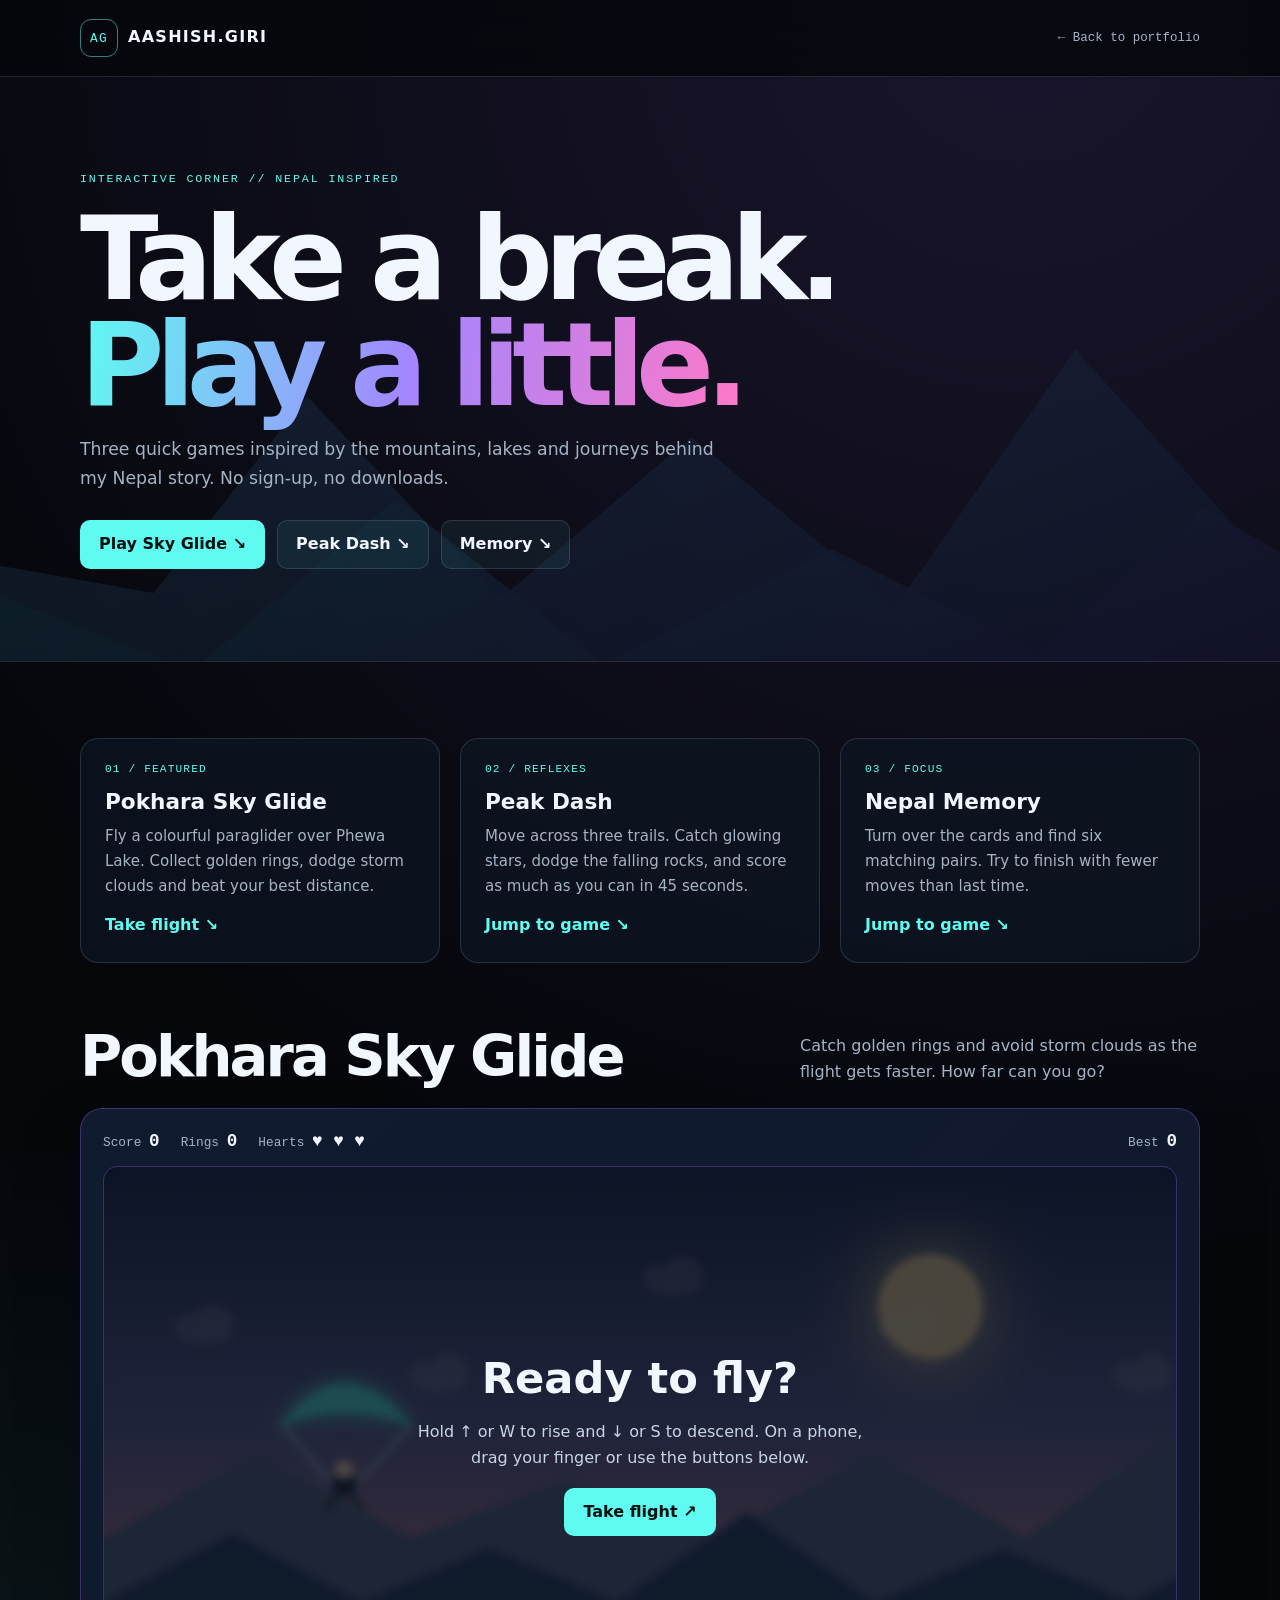
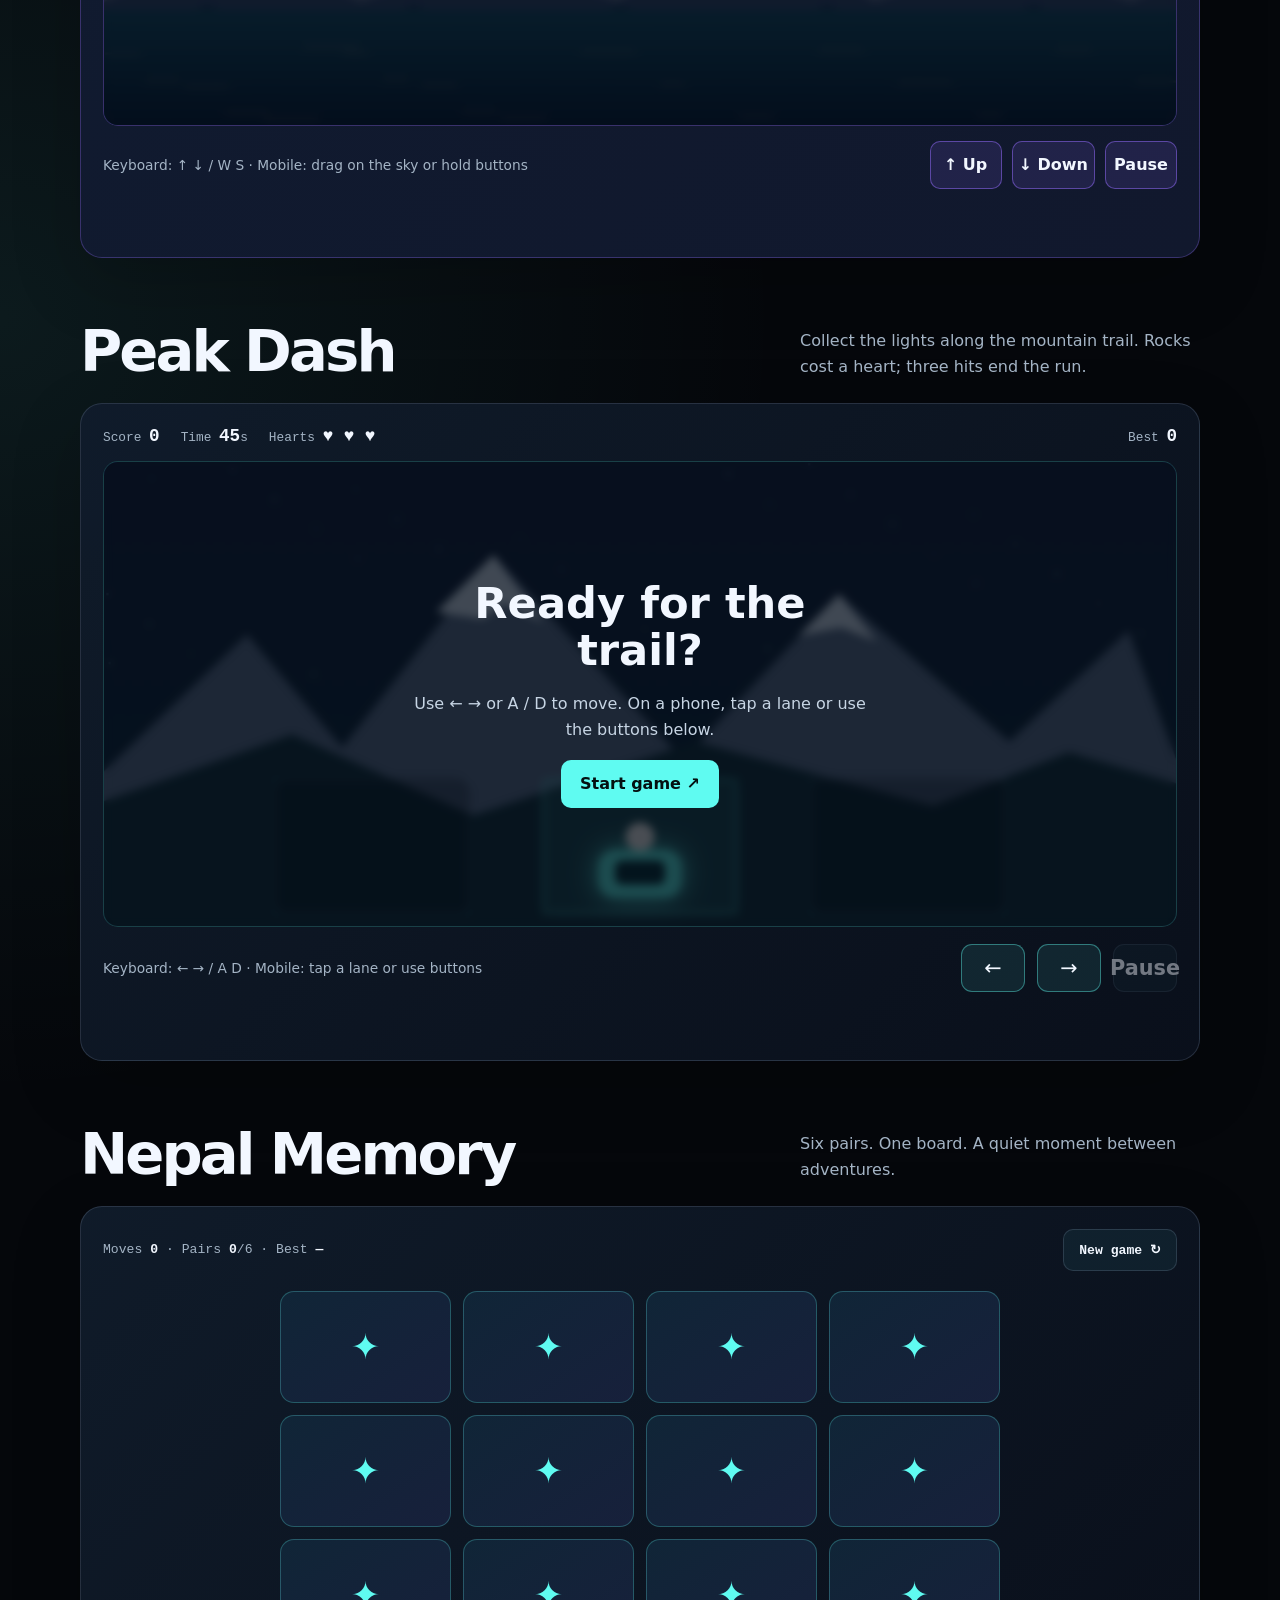
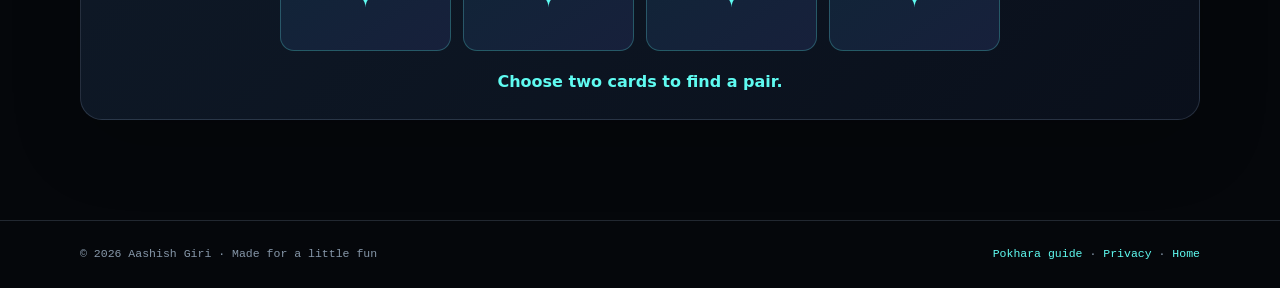
<file: games.html>
<!doctype html>
<html lang="en">
<head>
<meta charset="utf-8">
<meta name="viewport" content="width=device-width, initial-scale=1">
<meta name="description" content="Play two free Nepal-inspired mini games on Aashish Giri's personal website: Peak Dash and Nepal Memory.">
<meta name="theme-color" content="#05070b">
<title>Play — Aashish Giri</title>
<link rel="canonical" href="https://aashishgiri.com.np/games.html">
<style>
:root{--bg:#05070b;--panel:#0d1521;--panel2:#111e2d;--text:#f2f7ff;--muted:#a4b4c5;--cyan:#5ffbf1;--violet:#a386ff;--pink:#ff78c8;--line:rgba(148,172,201,.2);--mono:ui-monospace,SFMono-Regular,Consolas,monospace}
*{box-sizing:border-box}html{scroll-behavior:smooth}body{margin:0;color:var(--text);background:radial-gradient(circle at 80% 0%,rgba(149,109,255,.14),transparent 35%),radial-gradient(circle at 0% 55%,rgba(95,251,241,.08),transparent 34%),var(--bg);font:16px/1.65 Inter,ui-sans-serif,system-ui,sans-serif}a{color:inherit;text-decoration:none}button{font:inherit}button:focus-visible,a:focus-visible{outline:3px solid var(--cyan);outline-offset:3px}.shell{width:min(1120px,calc(100% - 32px));margin:auto}.top{border-bottom:1px solid var(--line);background:rgba(5,7,11,.82);backdrop-filter:blur(15px)}.top .shell{min-height:76px;display:flex;align-items:center;justify-content:space-between;gap:20px}.brand{font-weight:850;letter-spacing:.08em}.brand b{display:inline-grid;place-items:center;width:38px;height:38px;margin-right:10px;border:1px solid rgba(95,251,241,.5);border-radius:11px;color:var(--cyan);font: .8rem var(--mono)}.back{color:var(--muted);font:.78rem var(--mono)}.back:hover{color:var(--cyan)}
.hero{position:relative;overflow:hidden;padding:95px 0 92px;border-bottom:1px solid var(--line)}.hero .shell{position:relative;z-index:2}.eyebrow{margin:0 0 20px;color:var(--cyan);font:.73rem var(--mono);letter-spacing:.16em;text-transform:uppercase}.hero h1{max-width:800px;margin:0;font-size:clamp(3.4rem,9vw,7.6rem);line-height:.92;letter-spacing:-.075em}.hero h1 span{color:transparent;background:linear-gradient(100deg,var(--cyan),var(--violet),var(--pink));-webkit-background-clip:text;background-clip:text}.hero p:last-of-type{max-width:650px;color:var(--muted);font-size:1.08rem}.hero-actions{display:flex;gap:12px;flex-wrap:wrap;margin-top:28px}.button{display:inline-flex;align-items:center;justify-content:center;min-height:46px;padding:10px 18px;border:1px solid rgba(95,251,241,.55);border-radius:10px;background:var(--cyan);color:#041010;font-weight:800;cursor:pointer;transition:transform .2s,box-shadow .2s}.button:hover{transform:translateY(-2px);box-shadow:0 0 25px rgba(95,251,241,.2)}.button.alt{color:var(--text);background:rgba(95,251,241,.06);border-color:var(--line)}.button.alt:hover{border-color:var(--cyan)}.mountains{position:absolute;inset:auto 0 0;height:58%;pointer-events:none;opacity:.36}.mountains:before,.mountains:after{content:"";position:absolute;inset:0;background:linear-gradient(160deg,#24435c,#111b34);clip-path:polygon(0 100%,0 72%,12% 80%,24% 22%,39% 82%,54% 34%,70% 84%,84% 8%,100% 75%,100% 100%)}.mountains:after{opacity:.8;transform:translateY(27%);background:linear-gradient(160deg,#165766,#1c123c);clip-path:polygon(0 100%,0 54%,15% 76%,31% 25%,47% 74%,65% 40%,81% 71%,94% 28%,100% 41%,100% 100%)}
main{padding:76px 0 100px}.intro{display:grid;grid-template-columns:1fr 1fr;gap:20px;margin-bottom:54px}.intro-card{padding:24px;border:1px solid var(--line);border-radius:18px;background:rgba(13,21,33,.8)}.intro-card strong{display:block;color:var(--cyan);font:.7rem var(--mono);letter-spacing:.1em;text-transform:uppercase}.intro-card h2{margin:9px 0 5px;font-size:1.35rem}.intro-card p{margin:0;color:var(--muted);font-size:.94rem}.intro-card a{display:inline-block;margin-top:13px;color:var(--cyan);font-weight:700}
.game-section{scroll-margin-top:25px;margin-top:65px}.section-head{display:flex;align-items:end;justify-content:space-between;gap:20px;margin-bottom:22px}.section-head h2{margin:0;font-size:clamp(2rem,5vw,3.6rem);line-height:1;letter-spacing:-.05em}.section-head p{max-width:400px;margin:0;color:var(--muted)}.panel{padding:22px;border:1px solid var(--line);border-radius:22px;background:linear-gradient(135deg,rgba(16,28,43,.96),rgba(10,16,28,.96));box-shadow:0 24px 70px rgba(0,0,0,.2)}.hud{display:flex;align-items:center;justify-content:space-between;gap:12px;flex-wrap:wrap;margin-bottom:15px;font:.8rem var(--mono);color:var(--muted)}.hud strong{color:var(--text);font-size:1.1rem}.hud-group{display:flex;gap:21px;flex-wrap:wrap}.canvas-wrap{position:relative;overflow:hidden;border:1px solid rgba(95,251,241,.2);border-radius:15px;background:#07111d}canvas{display:block;width:100%;height:auto;touch-action:none}.overlay{position:absolute;inset:0;display:grid;place-items:center;padding:20px;background:rgba(4,9,17,.72);text-align:center;backdrop-filter:blur(4px)}.overlay[hidden]{display:none}.overlay-box{max-width:470px}.overlay h3{margin:0 0 8px;font-size:clamp(1.65rem,4vw,2.7rem);line-height:1.1}.overlay p{color:#c7d5e4}.controls{display:flex;justify-content:space-between;align-items:center;gap:15px;flex-wrap:wrap;margin-top:17px}.controls p{margin:0;color:var(--muted);font-size:.86rem}.pad{display:flex;gap:12px}.pad button{width:64px;height:48px;border:1px solid rgba(95,251,241,.4);border-radius:11px;background:rgba(95,251,241,.09);color:var(--text);font-size:1.3rem;cursor:pointer;touch-action:manipulation}.pad button:active{background:rgba(95,251,241,.25)}.small{min-height:42px;padding:8px 15px}.small:disabled{opacity:.45;cursor:not-allowed}
.memory-top{display:flex;align-items:center;justify-content:space-between;gap:16px;flex-wrap:wrap;margin-bottom:20px;color:var(--muted);font:.82rem var(--mono)}.memory-top strong{color:var(--text)}.memory-grid{display:grid;grid-template-columns:repeat(4,1fr);gap:12px;max-width:720px;margin:auto}.memory-card{min-height:112px;border:1px solid rgba(95,251,241,.25);border-radius:14px;background:linear-gradient(145deg,#102537,#17203b);color:var(--cyan);font-size:2.2rem;cursor:pointer;transition:transform .2s,background .2s,border-color .2s}.memory-card:hover:not(:disabled){transform:translateY(-3px);border-color:var(--cyan)}.memory-card.revealed,.memory-card.matched{background:#0b1b27;color:#fff}.memory-card.matched{border-color:var(--cyan);box-shadow:inset 0 0 20px rgba(95,251,241,.09)}.memory-card:disabled{cursor:default}.memory-message{min-height:28px;margin:18px 0 0;text-align:center;color:var(--cyan);font-weight:700}.foot{padding:26px 0;border-top:1px solid var(--line);color:#8697a9;font:.72rem var(--mono)}.foot .shell{display:flex;justify-content:space-between;gap:20px;flex-wrap:wrap}.foot a{color:var(--cyan)}
@media(max-width:720px){.hero{padding:68px 0}.intro{grid-template-columns:1fr}.section-head{display:block}.section-head p{margin-top:12px}.panel{padding:14px}.memory-grid{gap:8px}.memory-card{min-height:76px;font-size:1.7rem}.controls{align-items:stretch}.pad{width:100%}.pad button{flex:1}.hero h1{font-size:clamp(3.2rem,13vw,5rem)}}
@media(prefers-reduced-motion:reduce){html{scroll-behavior:auto}*,*:before,*:after{transition:none!important;animation:none!important}}

/* Pokhara Sky Glide */
.intro{grid-template-columns:repeat(3,1fr)}
.flight-panel{border-color:rgba(149,109,255,.3);background:linear-gradient(135deg,#101b30,#11182d)}
.flight-panel .canvas-wrap{border-color:rgba(149,109,255,.35)}
.flight-controls{display:flex;gap:10px;align-items:center;justify-content:space-between;flex-wrap:wrap;margin-top:15px}
.flight-controls p{margin:0;color:var(--muted);font-size:.86rem}
.flight-pad{display:flex;gap:10px}
.flight-pad button{min-width:72px;min-height:48px;border:1px solid rgba(149,109,255,.5);border-radius:10px;background:rgba(149,109,255,.13);color:var(--text);font-weight:700;cursor:pointer;touch-action:none}
.flight-pad button:active{background:rgba(149,109,255,.36)}
@media(max-width:720px){.intro{grid-template-columns:1fr}.flight-pad{width:100%}.flight-pad button{flex:1}}
</style>
</head>
<body>
<header class="top"><div class="shell"><a class="brand" href="/"><b>AG</b>AASHISH.GIRI</a><a class="back" href="/">← Back to portfolio</a></div></header>
<section class="hero"><div class="mountains" aria-hidden="true"></div><div class="shell"><p class="eyebrow">Interactive corner // Nepal inspired</p><h1>Take a break.<br><span>Play a little.</span></h1><p>Three quick games inspired by the mountains, lakes and journeys behind my Nepal story. No sign-up, no downloads.</p><div class="hero-actions"><a class="button" href="#sky-glide">Play Sky Glide ↘</a><a class="button alt" href="#peak-dash">Peak Dash ↘</a><a class="button alt" href="#memory">Memory ↘</a></div></div></section>
<main class="shell">
<div class="intro"><div class="intro-card"><strong>01 / Featured</strong><h2>Pokhara Sky Glide</h2><p>Fly a colourful paraglider over Phewa Lake. Collect golden rings, dodge storm clouds and beat your best distance.</p><a href="#sky-glide">Take flight ↘</a></div><div class="intro-card"><strong>02 / Reflexes</strong><h2>Peak Dash</h2><p>Move across three trails. Catch glowing stars, dodge the falling rocks, and score as much as you can in 45 seconds.</p><a href="#peak-dash">Jump to game ↘</a></div><div class="intro-card"><strong>03 / Focus</strong><h2>Nepal Memory</h2><p>Turn over the cards and find six matching pairs. Try to finish with fewer moves than last time.</p><a href="#memory">Jump to game ↘</a></div></div>
<section class="game-section" id="sky-glide" aria-labelledby="flight-title"><div class="section-head"><h2 id="flight-title">Pokhara Sky Glide</h2><p>Catch golden rings and avoid storm clouds as the flight gets faster. How far can you go?</p></div><div class="panel flight-panel"><div class="hud"><div class="hud-group"><span>Score <strong id="flight-score">0</strong></span><span>Rings <strong id="flight-rings">0</strong></span><span>Hearts <strong id="flight-lives">♥ ♥ ♥</strong></span></div><span>Best <strong id="flight-best">0</strong></span></div><div class="canvas-wrap"><canvas id="flight-canvas" width="960" height="500" role="img" aria-label="Pokhara Sky Glide paragliding game with rings and storm clouds"></canvas><div class="overlay" id="flight-overlay"><div class="overlay-box"><h3 id="flight-overlay-title">Ready to fly?</h3><p id="flight-overlay-copy">Hold ↑ or W to rise and ↓ or S to descend. On a phone, drag your finger or use the buttons below.</p><button class="button" id="flight-start" type="button">Take flight ↗</button></div></div></div><div class="flight-controls"><p>Keyboard: ↑ ↓ / W S · Mobile: drag on the sky or hold buttons</p><div class="flight-pad"><button type="button" id="flight-up" aria-label="Fly up">↑ Up</button><button type="button" id="flight-down" aria-label="Fly down">↓ Down</button><button type="button" id="flight-pause" disabled>Pause</button></div></div><p class="memory-message" id="flight-message" role="status" aria-live="polite"></p></div></section>
<section class="game-section" id="peak-dash" aria-labelledby="dash-title"><div class="section-head"><h2 id="dash-title">Peak Dash</h2><p>Collect the lights along the mountain trail. Rocks cost a heart; three hits end the run.</p></div><div class="panel"><div class="hud"><div class="hud-group"><span>Score <strong id="dash-score">0</strong></span><span>Time <strong id="dash-time">45</strong>s</span><span>Hearts <strong id="dash-lives">♥ ♥ ♥</strong></span></div><span>Best <strong id="dash-best">0</strong></span></div><div class="canvas-wrap"><canvas id="dash-canvas" width="900" height="390" role="img" aria-label="Peak Dash game, with three lanes and falling stars and rocks"></canvas><div class="overlay" id="dash-overlay"><div class="overlay-box"><h3 id="dash-overlay-title">Ready for the trail?</h3><p id="dash-overlay-copy">Use ← → or A / D to move. On a phone, tap a lane or use the buttons below.</p><button class="button" id="dash-start" type="button">Start game ↗</button></div></div></div><div class="controls"><p>Keyboard: ← → / A D · Mobile: tap a lane or use buttons</p><div class="pad"><button id="dash-left" type="button" aria-label="Move left">←</button><button id="dash-right" type="button" aria-label="Move right">→</button><button class="button alt small" id="dash-pause" type="button" disabled>Pause</button></div></div><p class="memory-message" id="dash-announcement" role="status" aria-live="polite"></p></div></section>
<section class="game-section" id="memory" aria-labelledby="memory-title"><div class="section-head"><h2 id="memory-title">Nepal Memory</h2><p>Six pairs. One board. A quiet moment between adventures.</p></div><div class="panel"><div class="memory-top"><span>Moves <strong id="memory-moves">0</strong> · Pairs <strong id="memory-pairs">0</strong>/6 · Best <strong id="memory-best">—</strong></span><button class="button alt small" id="memory-reset" type="button">New game ↻</button></div><div class="memory-grid" id="memory-grid" aria-label="Memory card grid"></div><p class="memory-message" id="memory-message" role="status" aria-live="polite">Choose two cards to find a pair.</p></div></section>
</main>
<footer class="foot"><div class="shell"><span>© 2026 Aashish Giri · Made for a little fun</span><span><a href="/pokhara-guide.html">Pokhara guide</a> · <a href="/privacy.html">Privacy</a> · <a href="/">Home</a></span></div></footer>
<script>

(function(){
'use strict';
const $=id=>document.getElementById(id),c=$('flight-canvas'),g=c.getContext('2d'),W=960,H=500;
const state={mode:'ready',y:255,vy:0,target:null,up:false,down:false,score:0,rings:0,lives:3,items:[],elapsed:0,spawn:0,offset:0,last:0,invuln:0,frame:0};
function getBest(){try{return Number(localStorage.getItem('ag-flight-best'))||0}catch{return 0}}
function saveBest(n){try{localStorage.setItem('ag-flight-best',String(n))}catch{}}
$('flight-best').textContent=getBest();
function hud(){$('flight-score').textContent=Math.floor(state.score);$('flight-rings').textContent=state.rings;$('flight-lives').textContent=('♥ '.repeat(state.lives)).trim()||'—';$('flight-best').textContent=getBest()}
function hills(color,base,amp,span,shift){g.fillStyle=color;g.beginPath();g.moveTo(0,H);g.lineTo(0,base);for(let x=-span-(shift%span);x<W+span;x+=span){g.lineTo(x+span*.5,base-amp*(.65+Math.sin(x*.017)*.2));g.lineTo(x+span,base)}g.lineTo(W,H);g.closePath();g.fill()}
function cloud(x,y,scale,color){g.fillStyle=color;g.beginPath();g.ellipse(x,y,38*scale,16*scale,0,0,Math.PI*2);g.ellipse(x-21*scale,y-8*scale,21*scale,17*scale,0,0,Math.PI*2);g.ellipse(x+13*scale,y-14*scale,27*scale,23*scale,0,0,Math.PI*2);g.fill()}
function draw(){
 const sky=g.createLinearGradient(0,0,0,H);sky.addColorStop(0,'#24335d');sky.addColorStop(.47,'#6a6ba8');sky.addColorStop(.82,'#dc91aa');sky.addColorStop(1,'#ffbc8f');g.fillStyle=sky;g.fillRect(0,0,W,H);
 g.save();g.shadowColor='#ffe1a1';g.shadowBlur=70;g.fillStyle='#ffe3af';g.beginPath();g.arc(740,125,47,0,Math.PI*2);g.fill();g.restore();
 for(let i=0;i<7;i++){const x=((i*210-state.offset*.16)%(W+250)+(W+250))%(W+250)-120;cloud(x,105+(i%3)*43,.65,'rgba(255,231,230,.18)')}
 hills('#627294',332,115,275,state.offset*.18);hills('#344b75',390,95,230,state.offset*.33);hills('#193b62',435,66,185,state.offset*.58);
 const lake=g.createLinearGradient(0,396,0,H);lake.addColorStop(0,'#14526e');lake.addColorStop(1,'#061d3a');g.fillStyle=lake;g.fillRect(0,397,W,H-397);
 g.strokeStyle='rgba(255,208,176,.2)';g.lineWidth=2;for(let i=0;i<22;i++){const x=((i*71-state.offset*.8)%1100+1100)%1100-70;const y=407+(i*29)%88;g.beginPath();g.moveTo(x,y);g.lineTo(x+22+(i%4)*9,y);g.stroke()}
 for(const item of state.items){if(item.kind==='ring'){g.save();g.shadowColor='#ffe58f';g.shadowBlur=20;g.lineWidth=9;g.strokeStyle='#ffdf69';g.beginPath();g.arc(item.x,item.y,22,0,Math.PI*2);g.stroke();g.lineWidth=2;g.strokeStyle='#fff5cb';g.beginPath();g.arc(item.x,item.y,27,0,Math.PI*2);g.stroke();g.restore()}else{g.save();g.shadowColor='#21243c';g.shadowBlur=18;cloud(item.x,item.y,1.04,'#343a59');g.fillStyle='#d7d0ff';g.beginPath();g.moveTo(item.x+8,item.y+9);g.lineTo(item.x-7,item.y+38);g.lineTo(item.x+4,item.y+31);g.lineTo(item.x-4,item.y+53);g.lineTo(item.x+19,item.y+18);g.lineTo(item.x+7,item.y+24);g.closePath();g.fill();g.restore()}}
 if(state.invuln>0&&Math.floor(state.elapsed*12)%2===0)return;
 g.save();g.translate(215,state.y);g.rotate(Math.max(-.12,Math.min(.12,state.vy/1800)));
 g.shadowColor='#5ffbf1';g.shadowBlur=20;g.fillStyle='#5ffbf1';g.beginPath();g.moveTo(-59,-22);g.quadraticCurveTo(0,-99,62,-22);g.quadraticCurveTo(0,-49,-59,-22);g.fill();g.shadowBlur=0;g.strokeStyle='#bffcf8';g.lineWidth=2;g.beginPath();g.moveTo(-55,-23);g.lineTo(-8,32);g.moveTo(60,-23);g.lineTo(8,32);g.stroke();g.fillStyle='#26364c';g.beginPath();g.arc(0,29,11,0,Math.PI*2);g.fill();g.fillStyle='#ffdbc8';g.beginPath();g.arc(0,16,9,0,Math.PI*2);g.fill();g.strokeStyle='#162839';g.lineWidth=3;g.beginPath();g.moveTo(-7,39);g.lineTo(-15,51);g.moveTo(7,39);g.lineTo(16,51);g.stroke();g.restore();
}
function overlay(title,copy,label){$('flight-overlay-title').textContent=title;$('flight-overlay-copy').textContent=copy;$('flight-start').textContent=label;$('flight-overlay').hidden=false}
function stop(){state.mode='over';$('flight-pause').disabled=true;const score=Math.floor(state.score),old=getBest();if(score>old)saveBest(score);hud();overlay('Flight complete','You scored '+score+' points and collected '+state.rings+' rings.'+(score>old?' New best!':''),'Fly again ↗');$('flight-message').textContent='Flight complete. Score '+score+'.'}
function tick(now){if(state.mode!=='playing')return;const dt=Math.min(.05,(now-state.last)/1000);state.last=now;state.elapsed+=dt;state.offset+=dt*(110+state.elapsed*3);state.score+=dt*6;state.invuln=Math.max(0,state.invuln-dt);
 if(state.target!==null){state.vy+=(state.target-state.y)*13*dt;state.vy*=Math.exp(-5*dt)}else{state.vy+=(Number(state.down)-Number(state.up))*880*dt;state.vy*=Math.exp(-1.7*dt)}
 state.y=Math.max(92,Math.min(378,state.y+state.vy*dt));if(state.y===92||state.y===378)state.vy=0;
 state.spawn+=dt;const speed=Math.min(390,215+state.elapsed*3.3);if(state.spawn>Math.max(.72,1.22-state.elapsed*.004)){state.spawn=0;state.items.push({x:1010,y:100+Math.random()*270,kind:Math.random()<.6?'ring':'storm'})}
 for(const item of state.items){item.x-=speed*dt;if(item.x<260&&item.x>170&&Math.abs(item.y-state.y)<(item.kind==='ring'?41:44)){if(item.kind==='ring'){state.rings++;state.score+=25;item.x=-100}else if(state.invuln<=0){state.lives--;state.invuln=1.35;item.x=-100}}}
 state.items=state.items.filter(item=>item.x>-80);hud();draw();if(state.lives<=0){stop();return}state.frame=requestAnimationFrame(tick)}
function start(){cancelAnimationFrame(state.frame);Object.assign(state,{mode:'playing',y:255,vy:0,target:null,up:false,down:false,score:0,rings:0,lives:3,items:[],elapsed:0,spawn:0,offset:0,last:performance.now(),invuln:0});$('flight-overlay').hidden=true;$('flight-pause').disabled=false;$('flight-pause').textContent='Pause';$('flight-message').textContent='Flight started.';hud();draw();state.frame=requestAnimationFrame(tick)}
function pause(){if(state.mode==='playing'){state.mode='paused';cancelAnimationFrame(state.frame);state.up=state.down=false;$('flight-pause').textContent='Resume';overlay('Flight paused','Your score is safe. Resume when ready.','Resume ↗')}else if(state.mode==='paused'){state.mode='playing';state.last=performance.now();$('flight-overlay').hidden=true;$('flight-pause').textContent='Pause';state.frame=requestAnimationFrame(tick)}}
$('flight-start').addEventListener('click',()=>state.mode==='paused'?pause():start());$('flight-pause').addEventListener('click',pause);
function aim(e){if(state.mode!=='playing')return;const r=c.getBoundingClientRect();state.target=Math.max(92,Math.min(378,(e.clientY-r.top)/r.height*H))}
c.addEventListener('pointerdown',e=>{c.setPointerCapture(e.pointerId);aim(e)});c.addEventListener('pointermove',e=>{if(e.buttons)aim(e)});
for(const [id,key,dir] of [['flight-up','up',-1],['flight-down','down',1]]){const b=$(id);b.addEventListener('pointerdown',e=>{e.preventDefault();b.setPointerCapture(e.pointerId);state.target=null;state[key]=true;state.y=Math.max(92,Math.min(378,state.y+dir*17))});for(const evt of ['pointerup','pointercancel','lostpointercapture'])b.addEventListener(evt,()=>state[key]=false)}
document.addEventListener('keydown',e=>{if(state.mode!=='playing'||document.activeElement&&document.activeElement.closest('#memory'))return;if(['ArrowUp','w','W'].includes(e.key)){e.preventDefault();state.target=null;state.up=true}if(['ArrowDown','s','S'].includes(e.key)){e.preventDefault();state.target=null;state.down=true}});
document.addEventListener('keyup',e=>{if(['ArrowUp','w','W'].includes(e.key))state.up=false;if(['ArrowDown','s','S'].includes(e.key))state.down=false});
document.addEventListener('visibilitychange',()=>{if(document.hidden&&state.mode==='playing')pause()});draw();
})();

(function(){
'use strict';
const $=id=>document.getElementById(id);
const safeGet=key=>{try{return localStorage.getItem(key)}catch{return null}};
const safeSet=(key,value)=>{try{localStorage.setItem(key,String(value))}catch{}};
const canvas=$('dash-canvas'),ctx=canvas.getContext('2d');
const lanes=[225,450,675],W=900,H=390;
const dash={state:'ready',lane:1,score:0,lives:3,time:45,objects:[],last:0,spawn:0,elapsed:0,frame:0};
const bestNumber=(key)=>Number(safeGet(key))||0;
$('dash-best').textContent=bestNumber('ag-peak-best');
function updateHud(){ $('dash-score').textContent=dash.score;$('dash-time').textContent=Math.ceil(dash.time);$('dash-lives').textContent=('♥ '.repeat(dash.lives)).trim()||'—';$('dash-best').textContent=bestNumber('ag-peak-best') }
function roundRect(x,y,w,h,r,color){ctx.fillStyle=color;ctx.beginPath();ctx.roundRect(x,y,w,h,r);ctx.fill()}
function draw(){
 const sky=ctx.createLinearGradient(0,0,0,H);sky.addColorStop(0,'#142242');sky.addColorStop(.65,'#0d2940');sky.addColorStop(1,'#082028');ctx.fillStyle=sky;ctx.fillRect(0,0,W,H);
 ctx.fillStyle='#b5ecff';for(let i=0;i<34;i++){const x=(i*173+39)%W,y=(i*67+13)%180;ctx.globalAlpha=.35+(i%3)*.2;ctx.fillRect(x,y,2,2)}ctx.globalAlpha=1;
 ctx.fillStyle='#607696';ctx.beginPath();ctx.moveTo(0,260);ctx.lineTo(120,145);ctx.lineTo(200,240);ctx.lineTo(327,78);ctx.lineTo(486,250);ctx.lineTo(617,111);ctx.lineTo(760,235);ctx.lineTo(860,142);ctx.lineTo(W,250);ctx.lineTo(W,H);ctx.lineTo(0,H);ctx.fill();
 ctx.fillStyle='#deedff';ctx.beginPath();ctx.moveTo(279,126);ctx.lineTo(327,78);ctx.lineTo(369,135);ctx.lineTo(336,119);ctx.lineTo(318,132);ctx.fill();ctx.beginPath();ctx.moveTo(583,146);ctx.lineTo(617,111);ctx.lineTo(649,151);ctx.lineTo(619,139);ctx.fill();
 ctx.fillStyle='#123442';ctx.beginPath();ctx.moveTo(0,285);ctx.lineTo(158,229);ctx.lineTo(310,297);ctx.lineTo(497,235);ctx.lineTo(696,289);ctx.lineTo(810,244);ctx.lineTo(W,270);ctx.lineTo(W,H);ctx.lineTo(0,H);ctx.fill();
 for(let i=0;i<3;i++){roundRect(lanes[i]-83,265,166,116,13,i===dash.lane?'rgba(95,251,241,.12)':'rgba(1,10,21,.27)');ctx.strokeStyle=i===dash.lane?'rgba(95,251,241,.45)':'rgba(169,201,231,.14)';ctx.lineWidth=2;ctx.strokeRect(lanes[i]-81,267,162,112)}
 const x=lanes[dash.lane];ctx.shadowColor='#5ffbf1';ctx.shadowBlur=22;roundRect(x-35,H-64,70,40,14,'#5ffbf1');ctx.shadowBlur=0;roundRect(x-21,H-55,42,20,6,'#07333d');ctx.fillStyle='#fff';ctx.beginPath();ctx.arc(x,H-75,12,0,Math.PI*2);ctx.fill();
 dash.objects.forEach(o=>{const ox=lanes[o.lane],oy=o.y;if(o.type==='star'){ctx.shadowColor='#ffe68f';ctx.shadowBlur=22;ctx.fillStyle='#ffe68f';ctx.beginPath();for(let n=0;n<10;n++){let a=n*Math.PI/5-Math.PI/2,r=n%2?11:24;ctx.lineTo(ox+Math.cos(a)*r,oy+Math.sin(a)*r)}ctx.closePath();ctx.fill();ctx.shadowBlur=0}else{ctx.fillStyle='#9ca6bb';ctx.beginPath();ctx.moveTo(ox-24,oy+17);ctx.lineTo(ox-17,oy-16);ctx.lineTo(ox+14,oy-23);ctx.lineTo(ox+27,oy+12);ctx.lineTo(ox+4,oy+23);ctx.closePath();ctx.fill();ctx.strokeStyle='#c6d0e1';ctx.stroke()}})
}
function showOverlay(title,copy,button){$('dash-overlay-title').textContent=title;$('dash-overlay-copy').textContent=copy;$('dash-start').textContent=button;$('dash-overlay').hidden=false}
function endDash(){dash.state='ended';$('dash-pause').disabled=true;const previous=bestNumber('ag-peak-best');if(dash.score>previous)safeSet('ag-peak-best',dash.score);updateHud();const isBest=dash.score>previous;showOverlay(dash.lives?'Trail complete!':'Trail ended', 'You scored '+dash.score+' points.'+(isBest?' New best score!':''),'Play again ↗');$('dash-announcement').textContent='Game over. Score '+dash.score+'.'}
function tick(now){if(dash.state!=='playing')return;const dt=Math.min((now-dash.last)/1000,.05);dash.last=now;dash.time=Math.max(0,dash.time-dt);dash.elapsed+=dt;dash.spawn+=dt;const interval=Math.max(.43,.85-dash.elapsed*.005);if(dash.spawn>=interval){dash.spawn=0;dash.objects.push({lane:Math.floor(Math.random()*3),y:-25,type:Math.random()<.68?'star':'rock'})}
 for(const o of dash.objects){o.y+=(155+dash.elapsed*1.7)*dt;if(!o.hit&&o.y>H-103&&o.y<H-43&&o.lane===dash.lane){o.hit=true;if(o.type==='star')dash.score+=10;else dash.lives=Math.max(0,dash.lives-1)}}
 dash.objects=dash.objects.filter(o=>o.y<H+30&&!o.hit);updateHud();draw();if(dash.time<=0||dash.lives<=0){endDash();return}dash.frame=requestAnimationFrame(tick)}
function startDash(){cancelAnimationFrame(dash.frame);Object.assign(dash,{state:'playing',lane:1,score:0,lives:3,time:45,objects:[],last:performance.now(),spawn:0,elapsed:0});$('dash-overlay').hidden=true;$('dash-pause').disabled=false;$('dash-pause').textContent='Pause';$('dash-announcement').textContent='Game started.';updateHud();draw();dash.frame=requestAnimationFrame(tick)}
function pauseDash(){if(dash.state==='playing'){dash.state='paused';cancelAnimationFrame(dash.frame);$('dash-pause').textContent='Resume';showOverlay('Trail paused','Your score is safe. Resume when ready.','Resume ↗')}else if(dash.state==='paused'){dash.state='playing';dash.last=performance.now();$('dash-overlay').hidden=true;$('dash-pause').textContent='Pause';dash.frame=requestAnimationFrame(tick)}}
function move(dir){if(dash.state!=='playing')return;dash.lane=Math.max(0,Math.min(2,dash.lane+dir));draw()}
$('dash-start').addEventListener('click',()=>dash.state==='paused'?pauseDash():startDash());
$('dash-pause').addEventListener('click',pauseDash);
$('dash-left').addEventListener('click',()=>move(-1));
$('dash-right').addEventListener('click',()=>move(1));
canvas.addEventListener('pointerdown',e=>{if(dash.state!=='playing')return;const r=canvas.getBoundingClientRect();dash.lane=Math.max(0,Math.min(2,Math.floor(((e.clientX-r.left)/r.width)*3)));draw()});
document.addEventListener('keydown',e=>{if(dash.state!=='playing'||document.activeElement&&document.activeElement.closest('#memory'))return;if(['ArrowLeft','a','A'].includes(e.key)){e.preventDefault();move(-1)}if(['ArrowRight','d','D'].includes(e.key)){e.preventDefault();move(1)}});
document.addEventListener('visibilitychange',()=>{if(document.hidden&&dash.state==='playing')pauseDash()});
draw();

const symbols=[['🏔️','Mountain'],['🛶','Boat'],['🌄','Sunrise'],['🌸','Flower'],['🏞️','Lake'],['🧭','Compass']];
let deck=[],first=null,second=null,locked=false,moves=0,pairs=0,turnTimer=null;
$('memory-best').textContent=safeGet('ag-memory-best')||'—';
function renderMemory(){const grid=$('memory-grid');grid.replaceChildren();deck.forEach((card,i)=>{const b=document.createElement('button');b.type='button';b.className='memory-card'+(card.open?' revealed':'')+(card.matched?' matched':'');b.textContent=card.open||card.matched?card.icon:'✦';b.setAttribute('aria-label',card.open||card.matched?card.name+' card':'Card '+(i+1)+' face down');b.disabled=card.matched;b.addEventListener('click',()=>flip(i));grid.append(b)});$('memory-moves').textContent=moves;$('memory-pairs').textContent=pairs}
function newMemory(){clearTimeout(turnTimer);deck=symbols.flatMap(([icon,name],id)=>[{id,icon,name,open:false,matched:false},{id,icon,name,open:false,matched:false}]);for(let i=deck.length-1;i>0;i--){const j=Math.floor(Math.random()*(i+1));[deck[i],deck[j]]=[deck[j],deck[i]]}first=null;second=null;locked=false;moves=0;pairs=0;$('memory-message').textContent='Choose two cards to find a pair.';renderMemory()}
function flip(i){const card=deck[i];if(locked||card.open||card.matched)return;card.open=true;if(first===null){first=i;renderMemory();return}second=i;moves++;renderMemory();if(deck[first].id===card.id){deck[first].matched=card.matched=true;pairs++;first=second=null;$('memory-message').textContent=pairs===6?'All six pairs found in '+moves+' moves!':'Pair found!';if(pairs===6){const best=bestNumber('ag-memory-best');if(!best||moves<best){safeSet('ag-memory-best',moves);$('memory-best').textContent=moves;$('memory-message').textContent+=' New best!'}renderMemory()}}else{locked=true;$('memory-message').textContent='Try again.';turnTimer=setTimeout(()=>{deck[first].open=false;deck[second].open=false;first=second=null;locked=false;renderMemory()},850)}}
$('memory-reset').addEventListener('click',newMemory);newMemory();
})();
</script>
</body>
</html>
</file>
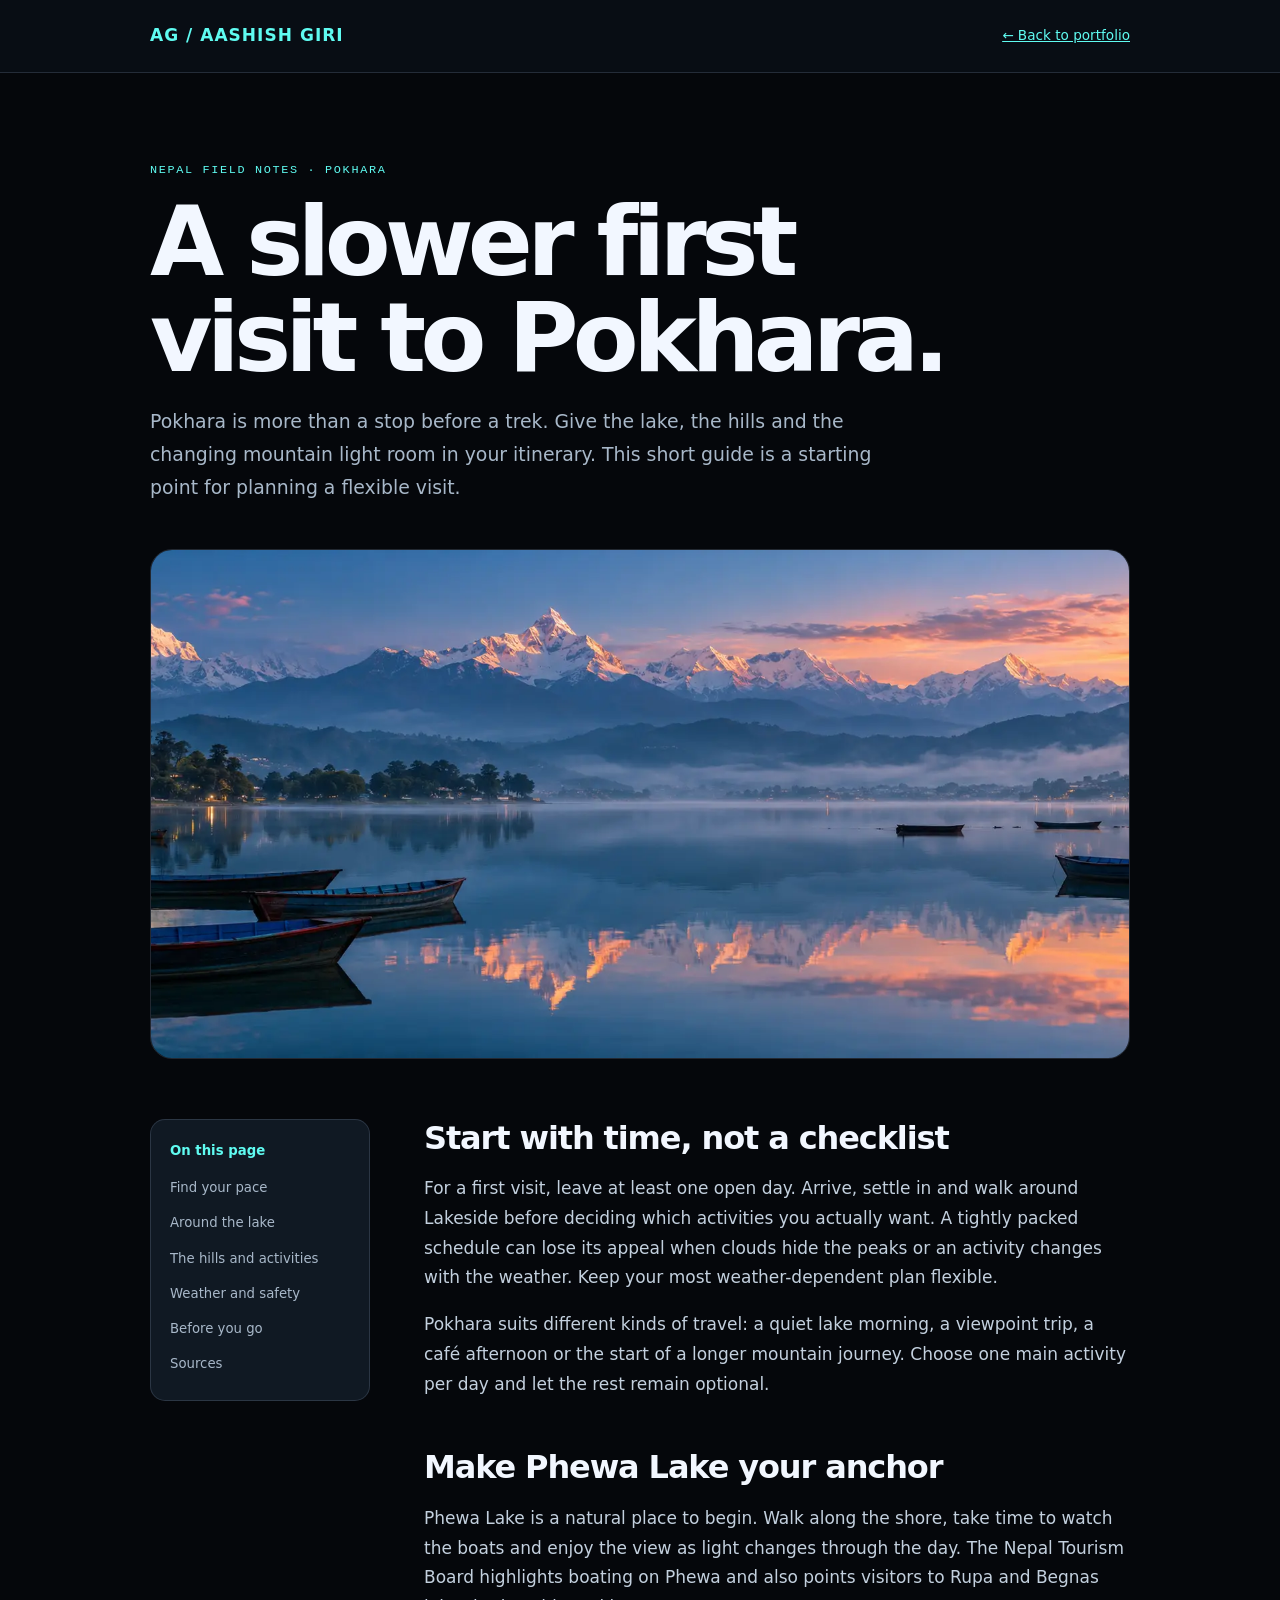
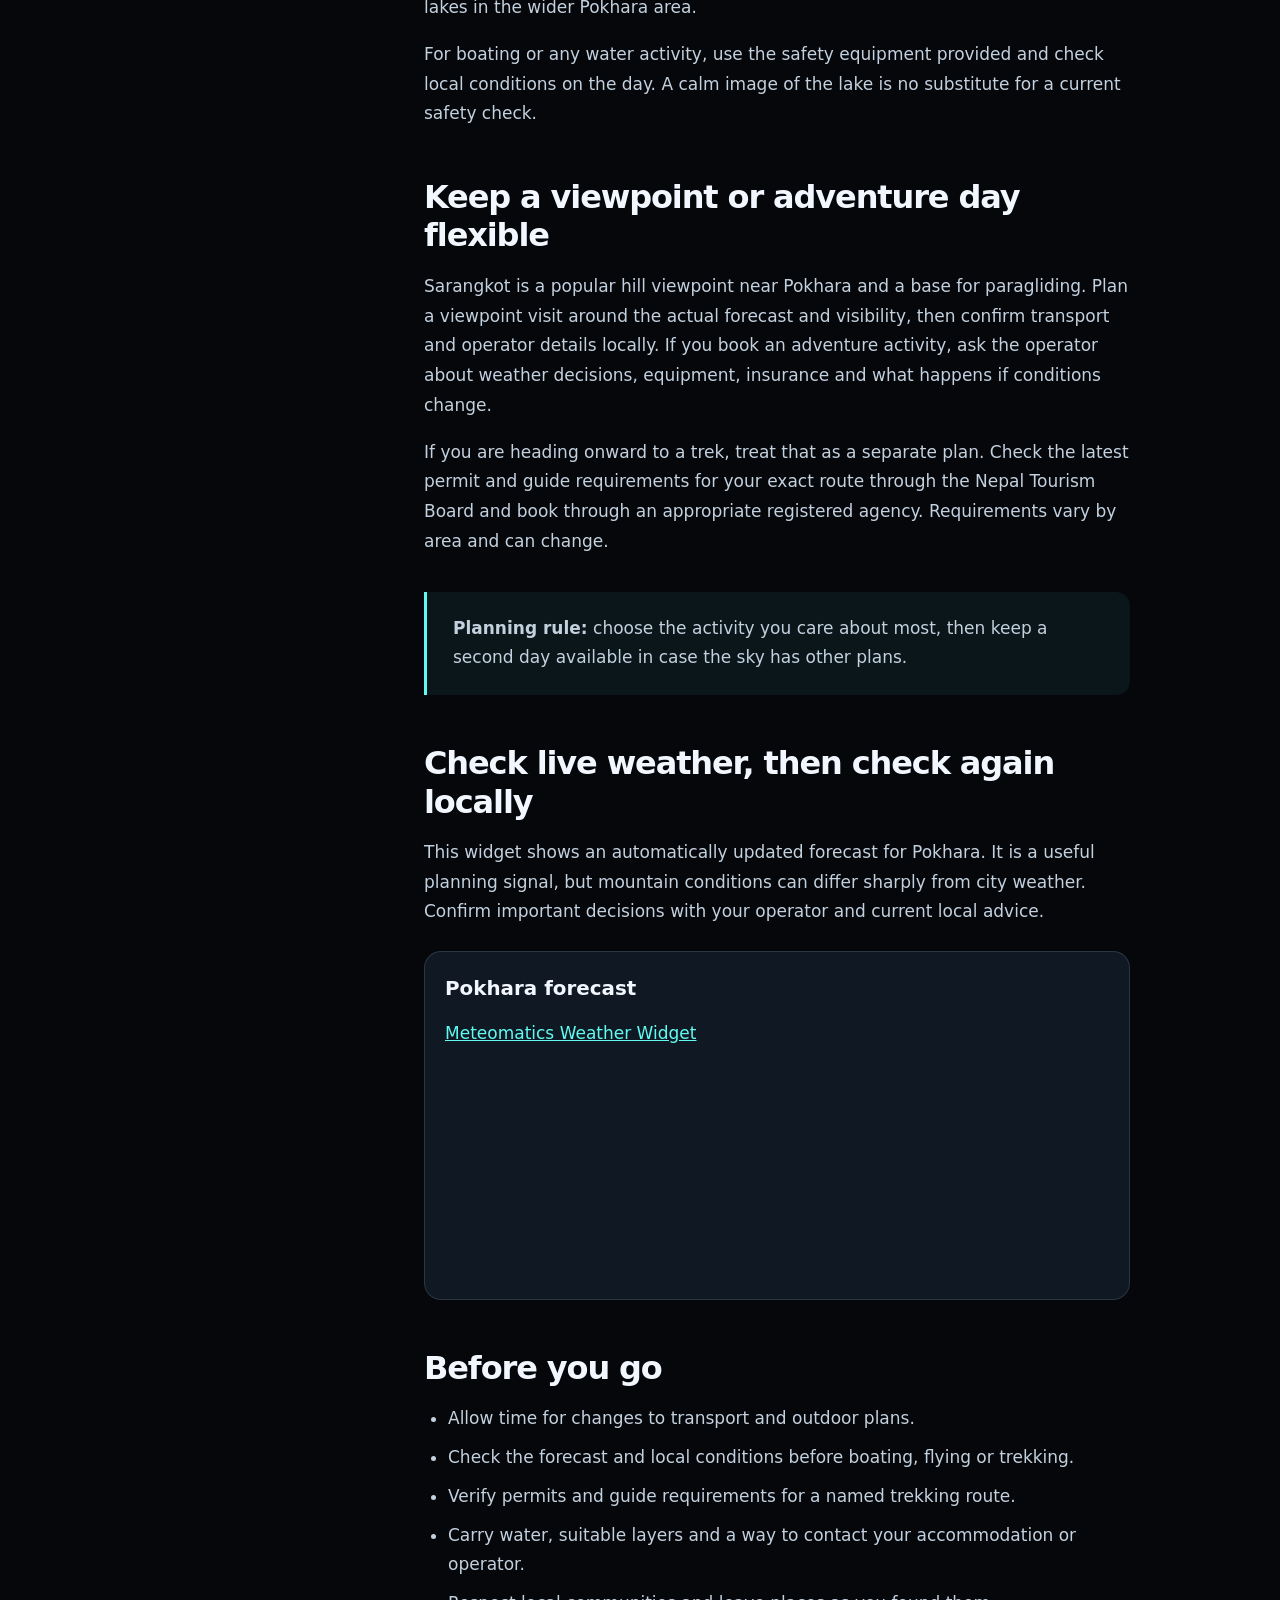
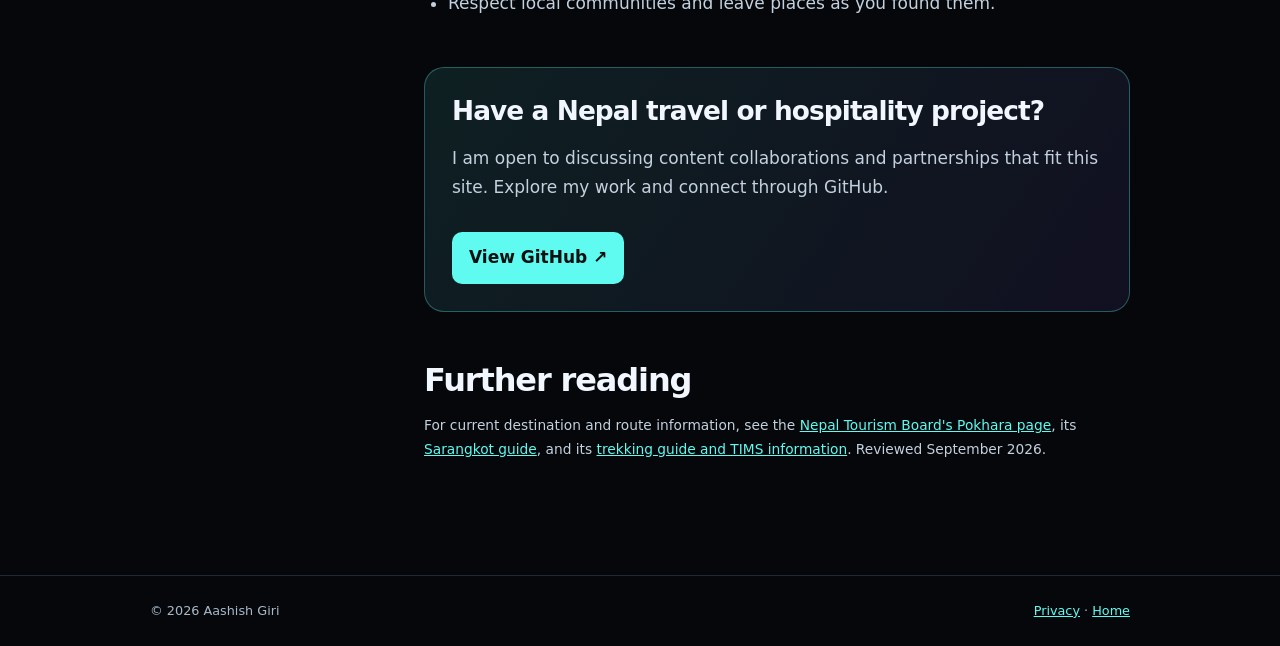
<file: pokhara-guide.html>
<!doctype html><html lang="en"><head><meta charset="utf-8"><meta name="viewport" content="width=device-width,initial-scale=1"><meta name="description" content="A practical first-visit guide to Pokhara, Nepal: Phewa Lake, Sarangkot, activity planning and mountain weather."><meta name="theme-color" content="#05070b"><title>Pokhara First Visit Guide — Aashish Giri</title><link rel="canonical" href="https://aashishgiri.com.np/pokhara-guide.html"><style>:root{--bg:#05070b;--panel:#101923;--text:#f2f7ff;--muted:#a8b8c9;--cyan:#5ffbf1;--line:rgba(148,172,201,.2)}*{box-sizing:border-box}html{scroll-behavior:smooth}body{margin:0;background:var(--bg);color:var(--text);font:17px/1.75 Inter,ui-sans-serif,system-ui,sans-serif}a{color:var(--cyan)}.shell{width:min(980px,calc(100% - 36px));margin:auto}.bar{border-bottom:1px solid var(--line);background:#080d14}.bar .shell{min-height:72px;display:flex;align-items:center;justify-content:space-between;gap:20px}.brand{font-weight:850;letter-spacing:.06em;text-decoration:none}.back{font-size:.85rem}.hero{padding:78px 0 60px}.eyebrow{font:.74rem ui-monospace,monospace;letter-spacing:.14em;text-transform:uppercase;color:var(--cyan)}h1{max-width:830px;margin:17px 0;font-size:clamp(3rem,8vw,6rem);line-height:1;letter-spacing:-.06em}.lead{max-width:760px;color:var(--muted);font-size:1.18rem}.hero img{display:block;width:100%;height:clamp(280px,43vw,510px);object-fit:cover;margin-top:45px;border-radius:22px;border:1px solid var(--line)}.layout{display:grid;grid-template-columns:220px 1fr;gap:54px;padding-bottom:100px}.toc{position:sticky;top:24px;align-self:start;border:1px solid var(--line);border-radius:15px;padding:19px;background:var(--panel);font-size:.83rem}.toc strong{display:block;margin-bottom:8px;color:var(--cyan)}.toc a{display:block;padding:6px 0;color:var(--muted);text-decoration:none}.toc a:hover{color:var(--cyan)}article h2{margin:49px 0 12px;font-size:2rem;line-height:1.2;letter-spacing:-.035em;scroll-margin-top:24px}article h2:first-child{margin-top:0}article p,article li{color:#c3d0de}article ul{padding-left:24px}article li{margin:9px 0}.note{margin:35px 0;padding:22px 26px;border-left:3px solid var(--cyan);background:rgba(95,251,241,.06);border-radius:0 14px 14px 0}.note p{margin:0}.weather{margin:24px 0;padding:20px;border:1px solid var(--line);border-radius:17px;background:var(--panel)}.weather h3{margin:0 0 12px}.weather [data-meteomatics-weather-widget]{min-height:260px}.cta{margin:48px 0;padding:27px;border:1px solid rgba(95,251,241,.3);border-radius:20px;background:linear-gradient(125deg,rgba(95,251,241,.1),rgba(149,109,255,.09))}.cta h2{margin:0 0 9px;font-size:1.65rem}.button{display:inline-block;margin-top:12px;padding:11px 17px;border-radius:10px;background:var(--cyan);color:#041010;text-decoration:none;font-weight:800}.sources{font-size:.86rem}footer{border-top:1px solid var(--line);padding:24px 0;color:var(--muted);font-size:.8rem}footer .shell{display:flex;justify-content:space-between;gap:20px;flex-wrap:wrap}@media(max-width:720px){.layout{display:block}.toc{position:static;margin-bottom:35px}.hero{padding-top:50px}}</style><link rel="stylesheet" href="https://widget.meteomatics.com/v2/meteomatics-weather-widget.css"><script async src="https://widget.meteomatics.com/v2/meteomatics-weather-widget.js"></script></head><body><header class="bar"><div class="shell"><a class="brand" href="/">AG / AASHISH GIRI</a><a class="back" href="/#nepal">← Back to portfolio</a></div></header><main class="shell"><div class="hero"><p class="eyebrow">Nepal field notes · Pokhara</p><h1>A slower first visit to Pokhara.</h1><p class="lead">Pokhara is more than a stop before a trek. Give the lake, the hills and the changing mountain light room in your itinerary. This short guide is a starting point for planning a flexible visit.</p><img src="nepal-pokhara.webp" alt="Phewa Lake at dawn with boats and mountain reflections"></div><div class="layout"><nav class="toc" aria-label="On this page"><strong>On this page</strong><a href="#pace">Find your pace</a><a href="#lake">Around the lake</a><a href="#hills">The hills and activities</a><a href="#weather">Weather and safety</a><a href="#checklist">Before you go</a><a href="#sources">Sources</a></nav><article><h2 id="pace">Start with time, not a checklist</h2><p>For a first visit, leave at least one open day. Arrive, settle in and walk around Lakeside before deciding which activities you actually want. A tightly packed schedule can lose its appeal when clouds hide the peaks or an activity changes with the weather. Keep your most weather-dependent plan flexible.</p><p>Pokhara suits different kinds of travel: a quiet lake morning, a viewpoint trip, a café afternoon or the start of a longer mountain journey. Choose one main activity per day and let the rest remain optional.</p><h2 id="lake">Make Phewa Lake your anchor</h2><p>Phewa Lake is a natural place to begin. Walk along the shore, take time to watch the boats and enjoy the view as light changes through the day. The Nepal Tourism Board highlights boating on Phewa and also points visitors to Rupa and Begnas lakes in the wider Pokhara area.</p><p>For boating or any water activity, use the safety equipment provided and check local conditions on the day. A calm image of the lake is no substitute for a current safety check.</p><h2 id="hills">Keep a viewpoint or adventure day flexible</h2><p>Sarangkot is a popular hill viewpoint near Pokhara and a base for paragliding. Plan a viewpoint visit around the actual forecast and visibility, then confirm transport and operator details locally. If you book an adventure activity, ask the operator about weather decisions, equipment, insurance and what happens if conditions change.</p><p>If you are heading onward to a trek, treat that as a separate plan. Check the latest permit and guide requirements for your exact route through the Nepal Tourism Board and book through an appropriate registered agency. Requirements vary by area and can change.</p><div class="note"><p><strong>Planning rule:</strong> choose the activity you care about most, then keep a second day available in case the sky has other plans.</p></div><h2 id="weather">Check live weather, then check again locally</h2><p>This widget shows an automatically updated forecast for Pokhara. It is a useful planning signal, but mountain conditions can differ sharply from city weather. Confirm important decisions with your operator and current local advice.</p><div class="weather"><h3>Pokhara forecast</h3><div data-meteomatics-weather-widget="vertical" data-meteomatics-weather-widget-color="primary" data-meteomatics-weather-widget-title="Pokhara, Nepal" data-meteomatics-weather-widget-latitude="28.209538" data-meteomatics-weather-widget-longitude="83.991402" data-meteomatics-weather-widget-measurement-unit-temperature="celsius"><a href="https://www.meteomatics.com">Meteomatics Weather Widget</a></div></div><h2 id="checklist">Before you go</h2><ul><li>Allow time for changes to transport and outdoor plans.</li><li>Check the forecast and local conditions before boating, flying or trekking.</li><li>Verify permits and guide requirements for a named trekking route.</li><li>Carry water, suitable layers and a way to contact your accommodation or operator.</li><li>Respect local communities and leave places as you found them.</li></ul><div class="cta"><h2>Have a Nepal travel or hospitality project?</h2><p>I am open to discussing content collaborations and partnerships that fit this site. Explore my work and connect through GitHub.</p><a class="button" href="https://github.com/meashish10" target="_blank" rel="noopener noreferrer">View GitHub ↗</a></div><h2 id="sources">Further reading</h2><p class="sources">For current destination and route information, see the <a href="https://ntb.gov.np/pokhara" target="_blank" rel="noopener noreferrer">Nepal Tourism Board's Pokhara page</a>, its <a href="https://ntb.gov.np/sarangkot" target="_blank" rel="noopener noreferrer">Sarangkot guide</a>, and its <a href="https://ntb.gov.np/plan-your-trip/before-you-come/tims-card" target="_blank" rel="noopener noreferrer">trekking guide and TIMS information</a>. Reviewed September 2026.</p></article></div></main><footer><div class="shell"><span>© 2026 Aashish Giri</span><span><a href="/privacy.html">Privacy</a> · <a href="/">Home</a></span></div></footer></body></html>
</file>
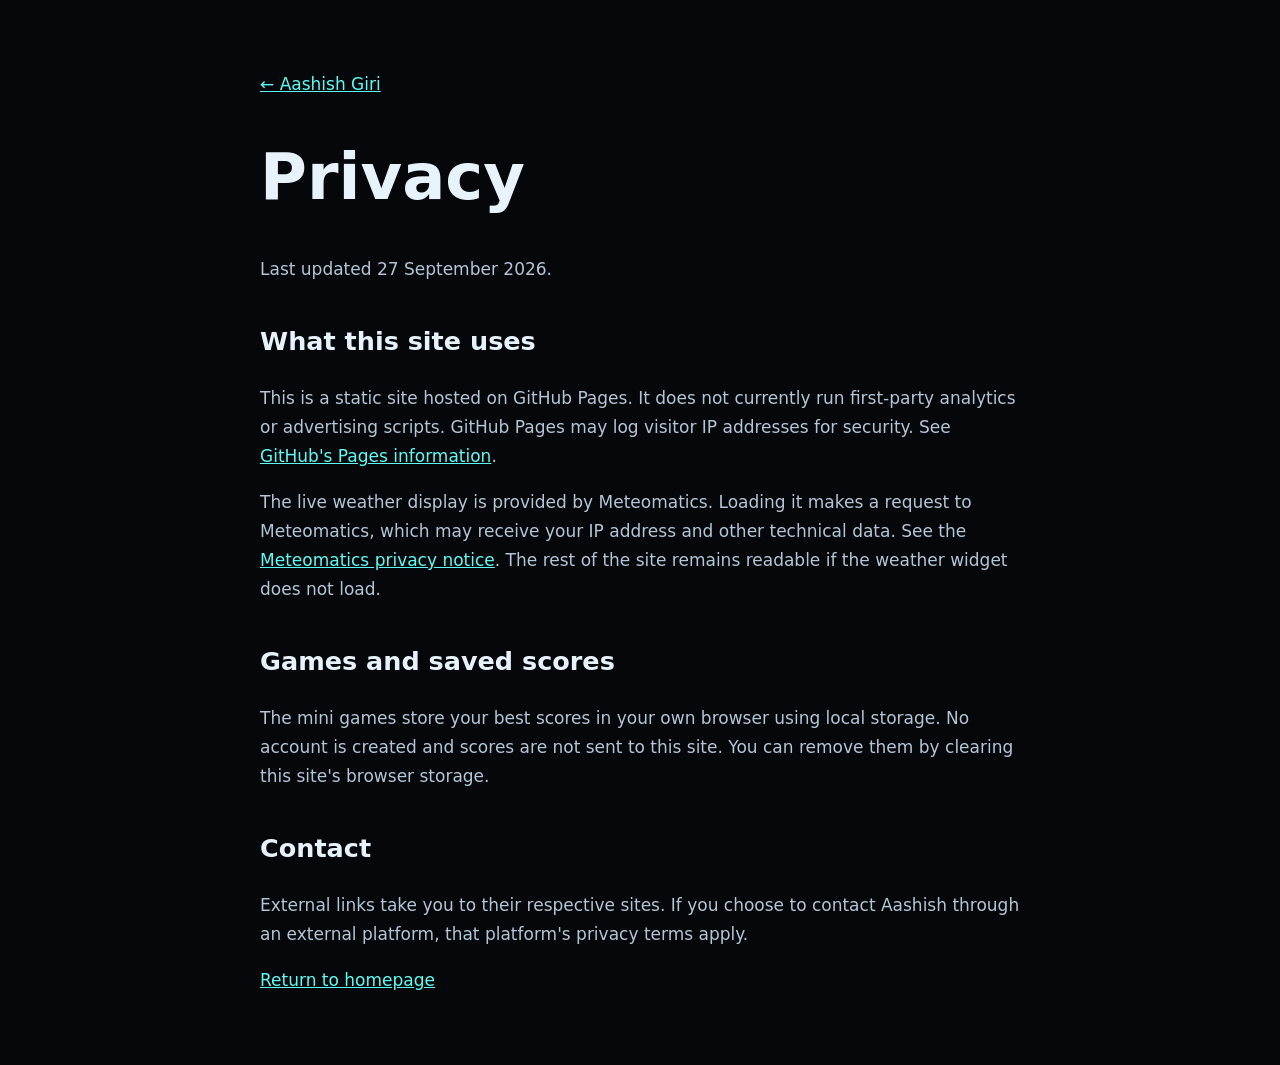
<file: privacy.html>
<!doctype html><html lang="en"><head><meta charset="utf-8"><meta name="viewport" content="width=device-width,initial-scale=1"><meta name="theme-color" content="#05070b"><title>Privacy — Aashish Giri</title><style>body{margin:0;background:#05070b;color:#e8f2fb;font:17px/1.7 system-ui,sans-serif}main{max-width:760px;margin:70px auto;padding:0 22px}a{color:#5ffbf1}h1{font-size:clamp(2.5rem,7vw,4rem);line-height:1.1}h2{margin-top:36px}p{color:#b6c5d4}</style></head><body><main><a href="/">← Aashish Giri</a><h1>Privacy</h1><p>Last updated 27 September 2026.</p><h2>What this site uses</h2><p>This is a static site hosted on GitHub Pages. It does not currently run first-party analytics or advertising scripts. GitHub Pages may log visitor IP addresses for security. See <a href="https://docs.github.com/en/pages/getting-started-with-github-pages/what-is-github-pages">GitHub's Pages information</a>.</p><p>The live weather display is provided by Meteomatics. Loading it makes a request to Meteomatics, which may receive your IP address and other technical data. See the <a href="https://www.meteomatics.com/en/privacy-policy/">Meteomatics privacy notice</a>. The rest of the site remains readable if the weather widget does not load.</p><h2>Games and saved scores</h2><p>The mini games store your best scores in your own browser using local storage. No account is created and scores are not sent to this site. You can remove them by clearing this site's browser storage.</p><h2>Contact</h2><p>External links take you to their respective sites. If you choose to contact Aashish through an external platform, that platform's privacy terms apply.</p><p><a href="/">Return to homepage</a></p></main></body></html>
</file>
